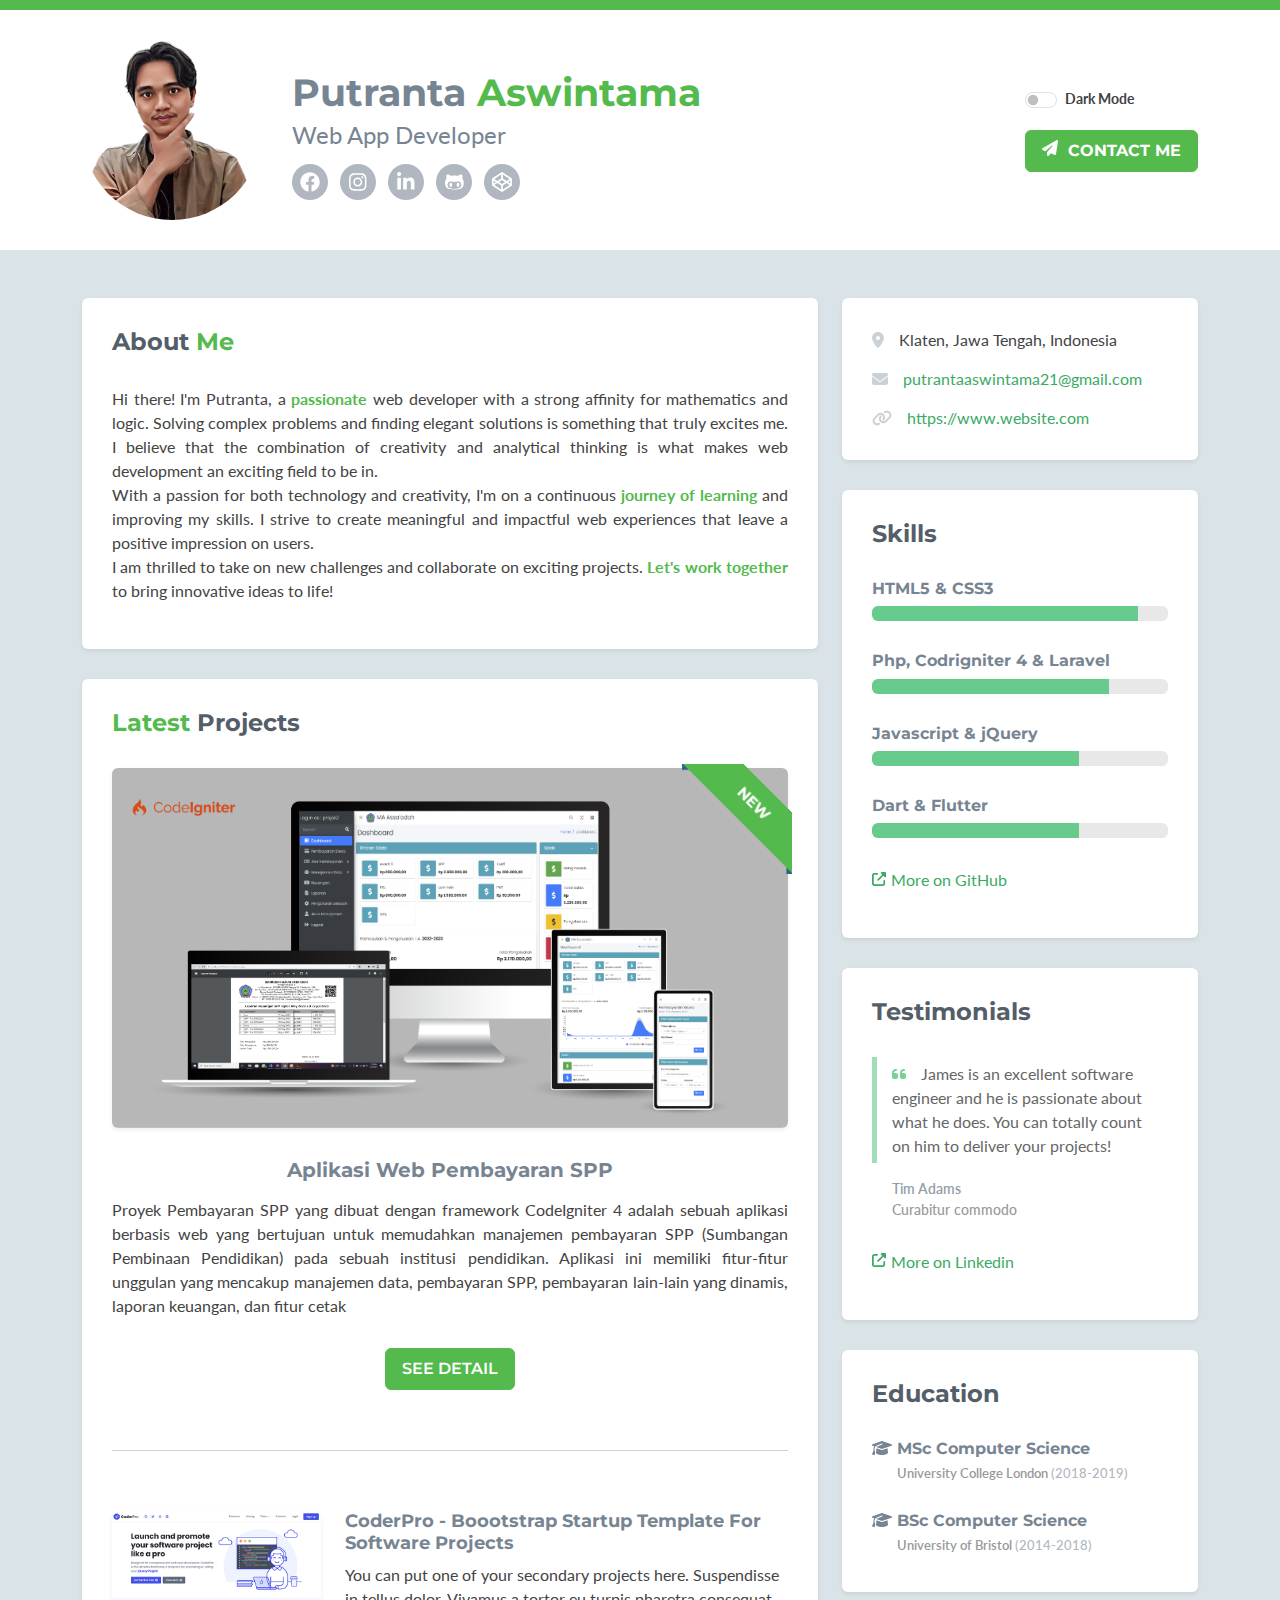
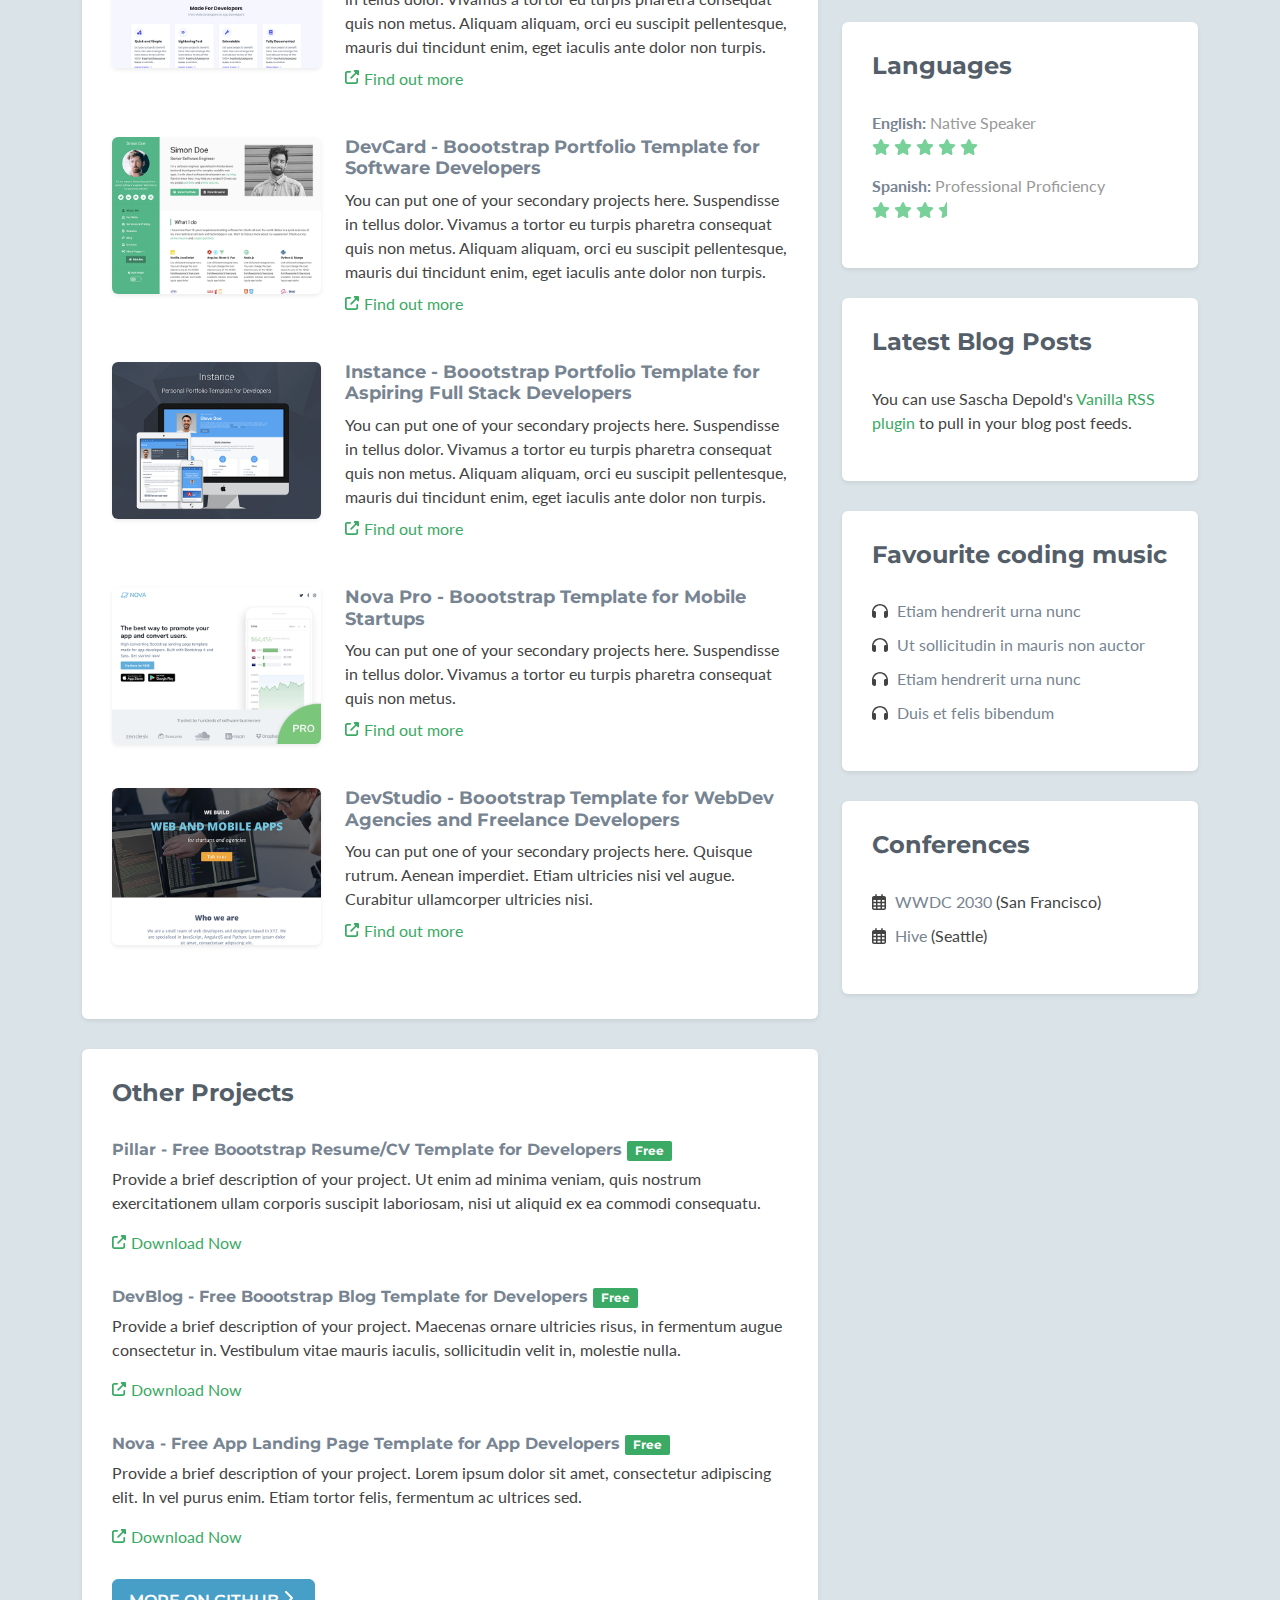
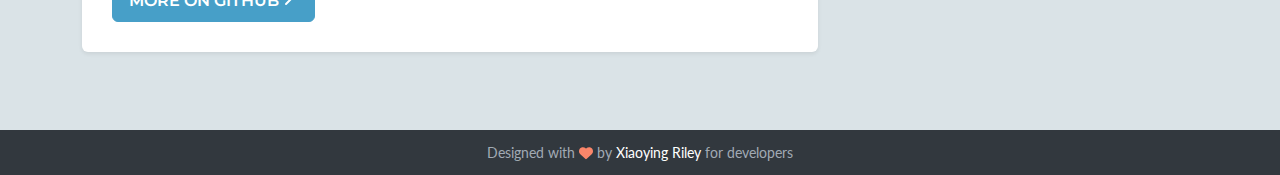
<file: index.html>
<!DOCTYPE html>
<html lang="en">

<head>
    <title>Putranta Portofolio</title>
    <!-- Meta -->
    <meta charset="utf-8">
    <meta http-equiv="X-UA-Compatible" content="IE=edge">
    <meta name="viewport" content="width=device-width, initial-scale=1.0">
    <meta name="description" content="Boootstrap Portfolio/Resume Theme for Developers">
    <meta name="author" content="Xiaoying Riley at 3rd Wave Media">

    <link href='https://fonts.googleapis.com/css?family=Lato:300,400,300italic,400italic' rel='stylesheet'
        type='text/css'>
    <link href='https://fonts.googleapis.com/css?family=Montserrat:400,700' rel='stylesheet' type='text/css'>

    <!-- FontAwesome JS -->
    <script defer src="assets/fontawesome/js/all.js"></script>

    <!-- Global CSS -->
    <link rel="stylesheet" href="assets/plugins/bootstrap/css/bootstrap.min.css">

    <!-- Theme CSS -->
    <link id="theme-style" rel="stylesheet" href="assets/css/styles.css">
    <link rel="shortcut icon" href="assets/images/me2.png" />

</head>

<body>
    <!-- ******HEADER****** -->
    <header class="header ">
        <div class="container">

            <div class="row align-items-center isi">
                <div class="col">
                    <img style="width: 180px;" class="profile-image img-fluid float-start rounded-circle"
                        src="assets/images/me2.png" alt="profile image" />
                    <div class="profile-content">
                        <h1 class="name">Putranta <span class="judul1">Aswintama</span></h1>
                        <h2 class="desc">Web App Developer</h2>

                        <ul class="social list-inline">
                            <li class="list-inline-item litem"><a href="" target="_blank"><i
                                        class="fab fa-facebook"></i></a></li>
                            <li class="list-inline-item"><a href="" target="_blank"><i class="fab fa-instagram"></i></a>
                            </li>
                            <li class="list-inline-item"><a href=""><i class="fab fa-linkedin-in"
                                        target="_blank"></i></a></li>
                            <li class="list-inline-item"><a href="" target="_blank"><i
                                        class="fab fa-github-alt"></i></a></li>
                            <li class="list-inline-item last-item"><a href="#" target="_blank"><i
                                        class="fab fa-codepen"></i></a>
                            </li>
                        </ul>
                    </div><!--//profile-->
                </div><!--//col-->
                <div class="col-12 col-md-auto">
                    <div class="dark-mode-switch d-flex">
                        <div class="form-check form-switch mx-auto mx-md-0">
                            <input type="checkbox" class="form-check-input me-2" id="darkSwitch" />
                            <label class="custom-control-label" for="darkSwitch">Dark Mode</label>
                        </div>
                    </div><!--//dark-mode-switch-->
                    <a class="btn btn-cta-primary" href="" target="_blank"><i class="fas fa-paper-plane"></i> Contact
                        Me</a>
                </div><!--//col-->
            </div><!--//row-->

        </div><!--//container-->
    </header><!--//header-->

    <div class="container sections-wrapper py-5">
        <div class="row">
            <div class="primary col-lg-8 col-12">
                <section class="about section">
                    <div class="section-inner shadow-sm rounded">
                        <h2 class="heading">About <span class="judul">Me</span></h2>
                        <div class="content">
                            <p class="text-justify"> Hi there! I'm Putranta, a <strong
                                    class="text-warna">passionate</strong> web developer
                                with a strong affinity for
                                mathematics and logic. Solving complex problems and finding elegant solutions is
                                something that truly excites me. I believe that the combination of creativity and
                                analytical thinking is what makes web development an exciting field to be in.<br>

                                With a passion for both technology and creativity, I'm on a continuous <strong
                                    class="text-warna">journey of
                                    learning</strong> and improving my skills. I strive to create meaningful and
                                impactful web
                                experiences that leave a positive impression on users.<br>

                                I am thrilled to take on new challenges and collaborate on exciting projects. <strong
                                    class="text-warna">Let's work
                                    together</strong> to bring innovative ideas to life!
                            </p>

                        </div><!--//content-->
                    </div><!--//section-inner-->
                </section><!--//section-->

                <section class="latest section">
                    <div class="section-inner shadow-sm rounded">
                        <h2 class="heading"><span class="judul">Latest</span> Projects</h2>
                        <div class="content">

                            <div class="item featured text-center">

                                <div class="featured-image has-ribbon">
                                    <a href="detail-projekspp.html" target="_blank">
                                        <img class="img-fluid project-image rounded shadow-sm"
                                            src="assets/images/projects/projectspp.png" alt="project name" />
                                    </a>
                                    <div class="ribbon">
                                        <div class="text">New</div>
                                    </div>
                                </div>

                                <h3 class="title mb-3"><a href="detail-projekspp.html" target="_blank">Aplikasi Web
                                        Pembayaran
                                        SPP</a>
                                </h3>

                                <div class="desc text-start">
                                    <p class="text-justify">Proyek Pembayaran SPP yang dibuat dengan framework
                                        CodeIgniter 4 adalah sebuah
                                        aplikasi berbasis web yang bertujuan untuk memudahkan manajemen pembayaran SPP
                                        (Sumbangan Pembinaan Pendidikan) pada sebuah institusi pendidikan. Aplikasi ini
                                        memiliki fitur-fitur unggulan yang mencakup manajemen data, pembayaran SPP,
                                        pembayaran lain-lain yang dinamis, laporan keuangan, dan fitur cetak</p>
                                </div><!--//desc-->
                                <a class="btn btn-cta-primary" href="detail-projekspp.html" target="_blank">See
                                    Detail</a>
                            </div><!--//item-->
                            <hr class="divider" />
                            <div class="item row">
                                <a class="col-md-4 col-12"
                                    href="https://themes.3rdwavemedia.com/bootstrap-templates/startup/coderpro-bootstrap-4-startup-template-for-software-projects/"
                                    target="_blank">
                                    <img class="img-fluid project-image rounded shadow-sm"
                                        src="assets/images/projects/project-1.png" alt="project name" />
                                </a>
                                <div class="desc col-md-8 col-12">
                                    <h3 class="title"><a
                                            href="https://themes.3rdwavemedia.com/bootstrap-templates/startup/coderpro-bootstrap-4-startup-template-for-software-projects/"
                                            target="_blank">CoderPro - Boootstrap Startup Template For Software
                                            Projects</a></h3>
                                    <p class="mb-2">You can put one of your secondary projects here. Suspendisse in
                                        tellus dolor. Vivamus a tortor eu turpis pharetra consequat quis non metus.
                                        Aliquam aliquam, orci eu suscipit pellentesque, mauris dui tincidunt enim, eget
                                        iaculis ante dolor non turpis.</p>
                                    <p><a class="more-link"
                                            href="https://themes.3rdwavemedia.com/bootstrap-templates/startup/coderpro-bootstrap-4-startup-template-for-software-projects/"
                                            target="_blank"><i class="fas fa-external-link-alt"></i>Find out more</a>
                                    </p>
                                </div><!--//desc-->
                            </div><!--//item-->

                            <div class="item row">
                                <a class="col-md-4 col-12"
                                    href="https://themes.3rdwavemedia.com/bootstrap-templates/resume/devcard-bootstrap-4-vcard-portfolio-template-for-software-developers/"
                                    target="_blank">
                                    <img class="img-fluid project-image rounded shadow-sm"
                                        src="assets/images/projects/project-2.png" alt="project name" />
                                </a>
                                <div class="desc col-md-8 col-12">
                                    <h3 class="title"><a
                                            href="https://themes.3rdwavemedia.com/bootstrap-templates/resume/devcard-bootstrap-4-vcard-portfolio-template-for-software-developers/"
                                            target="_blank">DevCard - Boootstrap Portfolio Template for Software
                                            Developers</a></h3>
                                    <p class="mb-2">You can put one of your secondary projects here. Suspendisse in
                                        tellus dolor. Vivamus a tortor eu turpis pharetra consequat quis non metus.
                                        Aliquam aliquam, orci eu suscipit pellentesque, mauris dui tincidunt enim, eget
                                        iaculis ante dolor non turpis.</p>
                                    <p><a class="more-link"
                                            href="https://themes.3rdwavemedia.com/bootstrap-templates/resume/devcard-bootstrap-4-vcard-portfolio-template-for-software-developers/"
                                            target="_blank"><i class="fas fa-external-link-alt"></i>Find out more</a>
                                    </p>
                                </div><!--//desc-->
                            </div><!--//item-->

                            <div class="item row">
                                <a class="col-md-4 col-12"
                                    href="https://themes.3rdwavemedia.com/bootstrap-templates/resume/instance-bootstrap-portfolio-theme-for-developers/"
                                    target="_blank">
                                    <img class="img-fluid project-image rounded shadow-sm"
                                        src="assets/images/projects/project-3.png" alt="project name" />
                                </a>
                                <div class="desc col-md-8 col-12">
                                    <h3 class="title"><a
                                            href="https://themes.3rdwavemedia.com/bootstrap-templates/resume/instance-bootstrap-portfolio-theme-for-developers/"
                                            target="_blank">Instance - Boootstrap Portfolio Template for Aspiring Full
                                            Stack Developers</a></h3>
                                    <p class="mb-2">You can put one of your secondary projects here. Suspendisse in
                                        tellus dolor. Vivamus a tortor eu turpis pharetra consequat quis non metus.
                                        Aliquam aliquam, orci eu suscipit pellentesque, mauris dui tincidunt enim, eget
                                        iaculis ante dolor non turpis.</p>
                                    <p><a class="more-link"
                                            href="https://themes.3rdwavemedia.com/bootstrap-templates/resume/instance-bootstrap-portfolio-theme-for-developers/"
                                            target="_blank"><i class="fas fa-external-link-alt"></i>Find out more</a>
                                    </p>
                                </div><!--//desc-->
                            </div><!--//item-->

                            <div class="item row">
                                <a class="col-md-4 col-12"
                                    href="https://themes.3rdwavemedia.com/bootstrap-templates/startup/bootstrap-template-for-mobile-apps-nova-pro/"
                                    target="_blank">
                                    <img class="img-fluid project-image rounded shadow-sm"
                                        src="assets/images/projects/project-4.png" alt="project name" />
                                </a>
                                <div class="desc col-md-8 col-12">
                                    <h3 class="title"><a
                                            href="https://themes.3rdwavemedia.com/bootstrap-templates/startup/bootstrap-template-for-mobile-apps-nova-pro/"
                                            target="_blank">Nova Pro - Boootstrap Template for Mobile Startups</a></h3>
                                    <p class="mb-2">You can put one of your secondary projects here. Suspendisse in
                                        tellus dolor. Vivamus a tortor eu turpis pharetra consequat quis non metus.</p>
                                    <p><a class="more-link"
                                            href="https://themes.3rdwavemedia.com/bootstrap-templates/startup/bootstrap-template-for-mobile-apps-nova-pro/"
                                            target="_blank"><i class="fas fa-external-link-alt"></i>Find out more</a>
                                    </p>
                                </div><!--//desc-->
                            </div><!--//item-->
                            <div class="item row">
                                <a class="col-md-4 col-12"
                                    href="https://themes.3rdwavemedia.com/bootstrap-templates/startup/devstudio-bootstrap-theme-for-web-development-agencies-and-developers/"
                                    target="_blank">
                                    <img class="img-fluid project-image rounded shadow-sm"
                                        src="assets/images/projects/project-5.png" alt="project name" />
                                </a>
                                <div class="desc col-md-8 col-12">
                                    <h3 class="title"><a
                                            href="https://themes.3rdwavemedia.com/bootstrap-templates/startup/devstudio-bootstrap-theme-for-web-development-agencies-and-developers/"
                                            target="_blank">DevStudio - Boootstrap Template for WebDev Agencies and
                                            Freelance Developers</a></h3>
                                    <p class="mb-2"> You can put one of your secondary projects here. Quisque rutrum.
                                        Aenean imperdiet. Etiam ultricies nisi vel augue. Curabitur ullamcorper
                                        ultricies nisi.</p>
                                    <p><a class="more-link"
                                            href="https://themes.3rdwavemedia.com/bootstrap-templates/startup/devstudio-bootstrap-theme-for-web-development-agencies-and-developers/"
                                            target="_blank"><i class="fas fa-external-link-alt"></i>Find out more</a>
                                    </p>
                                </div><!--//desc-->
                            </div><!--//item-->

                        </div><!--//content-->
                    </div><!--//section-inner-->
                </section><!--//section-->

                <section class="projects section">
                    <div class="section-inner shadow-sm rounded">
                        <h2 class="heading">Other Projects</h2>
                        <div class="content">
                            <div class="item">
                                <h3 class="title"><a
                                        href="https://themes.3rdwavemedia.com/bootstrap-templates/resume/free-bootstrap4-resume-cv-template-for-developers-pillar/"
                                        target="_blank">Pillar - Free Boootstrap Resume/CV Template for Developers</a>
                                    <span class="badge badge-theme">Free</span>
                                </h3>
                                <p class="summary">Provide a brief description of your project. Ut enim ad minima
                                    veniam, quis nostrum exercitationem ullam corporis suscipit laboriosam, nisi ut
                                    aliquid ex ea commodi consequatu.</p>
                                <p><a class="more-link"
                                        href="https://themes.3rdwavemedia.com/bootstrap-templates/resume/free-bootstrap4-resume-cv-template-for-developers-pillar/"
                                        target="_blank"><i class="fas fa-external-link-alt"></i>Download Now</a></p>
                            </div><!--//item-->
                            <div class="item">
                                <h3 class="title"><a
                                        href="https://themes.3rdwavemedia.com/bootstrap-templates/speciality/devblog-free-bootstrap-4-blog-template-for-developers/"
                                        target="_blank">DevBlog - Free Boootstrap Blog Template for Developers</a> <span
                                        class="badge badge-theme">Free</span></h3>
                                <p class="summary">Provide a brief description of your project. Maecenas ornare
                                    ultricies risus, in fermentum augue consectetur in. Vestibulum vitae mauris iaculis,
                                    sollicitudin velit in, molestie nulla. </p>
                                <p><a class="more-link"
                                        href="https://themes.3rdwavemedia.com/bootstrap-templates/speciality/devblog-free-bootstrap-4-blog-template-for-developers/"
                                        target="_blank"><i class="fas fa-external-link-alt"></i>Download Now</a></p>
                            </div><!--//item-->
                            <div class="item">
                                <h3 class="title"><a
                                        href="https://themes.3rdwavemedia.com/bootstrap-templates/startup/nova-bootstrap-landing-page-template-for-mobile-apps/"
                                        target="_blank">Nova - Free App Landing Page Template for App Developers</a>
                                    <span class="badge badge-theme">Free</span>
                                </h3>
                                <p class="summary">Provide a brief description of your project. Lorem ipsum dolor sit
                                    amet, consectetur adipiscing elit. In vel purus enim. Etiam tortor felis, fermentum
                                    ac ultrices sed.</p>
                                <p><a class="more-link"
                                        href="https://themes.3rdwavemedia.com/bootstrap-templates/startup/nova-bootstrap-landing-page-template-for-mobile-apps/"
                                        target="_blank"><i class="fas fa-external-link-alt"></i>Download Now</a></p>
                            </div><!--//item-->

                            <a class="btn btn-cta-secondary" href="#">More on GitHub <i
                                    class="fas fa-chevron-right pt-1"></i></a>

                        </div><!--//content-->
                    </div><!--//section-inner-->
                </section><!--//section-->

            </div><!--//primary-->
            <div class="secondary col-lg-4 col-12">
                <aside class="info aside section">
                    <div class="section-inner shadow-sm rounded">
                        <h2 class="heading sr-only">Basic Information</h2>
                        <div class="content">
                            <ul class="list-unstyled">
                                <li><i class="fas fa-map-marker-alt"></i><span class="sr-only">Location:</span>Klaten,
                                    Jawa Tengah, Indonesia</li>
                                <li><i class="fas fa-envelope"></i><span class="sr-only">Email:</span><a
                                        href="#">putrantaaswintama21@gmail.com</a></li>
                                <li><i class="fas fa-link"></i><span class="sr-only">Website:</span><a
                                        href="#">https://www.website.com</a></li>
                            </ul>
                        </div><!--//content-->
                    </div><!--//section-inner-->
                </aside><!--//aside-->

                <aside class="skills aside section">
                    <div class="section-inner shadow-sm rounded">
                        <h2 class="heading">Skills</h2>
                        <div class="content">
                            <div class="skillset">
                                <div class="item">
                                    <h3 class="level-title">HTML5 &amp; CSS3</h3>
                                    <div class="level-bar progress">
                                        <div class="progress-bar level-bar-inner" role="progressbar" style="width: 90%"
                                            aria-valuenow="90" aria-valuemin="0" aria-valuemax="96"></div>
                                    </div><!--//level-bar-->
                                </div><!--//item-->
                                <div class="item">
                                    <h3 class="level-title">Php, Codrigniter 4 &amp; Laravel </h3>
                                    <!-- <span class="level-label"
                                            data-bs-toggle="tooltip" data-bs-placement="left"
                                            title="You can use the tooltip to explain more about your skill level..."><i
                                                class="fas fa-info-circle"></i>Expert</span> -->
                                    <div class="level-bar progress">
                                        <div class="progress-bar level-bar-inner" role="progressbar" style="width: 80%"
                                            aria-valuenow="80" aria-valuemin="0" aria-valuemax="96"></div>
                                    </div><!--//level-bar-->
                                </div><!--//item-->

                                <div class="item">
                                    <h3 class="level-title">Javascript &amp; jQuery</h3>
                                    <div class="level-bar progress">
                                        <div class="progress-bar level-bar-inner" role="progressbar" style="width: 70%"
                                            aria-valuenow="70" aria-valuemin="0" aria-valuemax="94"></div>
                                    </div><!--//level-bar-->
                                </div><!--//item-->

                                <div class="item">
                                    <h3 class="level-title">Dart &amp; Flutter</h3>
                                    <div class="level-bar progress">
                                        <div class="progress-bar level-bar-inner" role="progressbar" style="width: 70%"
                                            aria-valuenow="70" aria-valuemin="0" aria-valuemax="96"></div>
                                    </div><!--//level-bar-->
                                </div><!--//item-->

                                <p><a class="more-link" href="#"><i class="fas fa-external-link-alt"></i>More on
                                        GitHub</a></p>
                            </div>
                        </div><!--//content-->
                    </div><!--//section-inner-->
                </aside><!--//section-->

                <aside class="testimonials aside section">
                    <div class="section-inner shadow-sm rounded">
                        <h2 class="heading">Testimonials</h2>
                        <div class="content">
                            <div class="item">
                                <blockquote class="quote">
                                    <p><i class="fas fa-quote-left"></i>James is an excellent software engineer and he
                                        is passionate about what he does. You can totally count on him to deliver your
                                        projects!</p>
                                </blockquote>
                                <p class="source"><span class="name">Tim Adams</span><br /><span class="title">Curabitur
                                        commodo</span></p>
                            </div><!--//item-->

                            <p><a class="more-link" href="#"><i class="fas fa-external-link-alt"></i>More on
                                    Linkedin</a></p>

                        </div><!--//content-->
                    </div><!--//section-inner-->
                </aside><!--//section-->

                <aside class="education aside section">
                    <div class="section-inner shadow-sm rounded">
                        <h2 class="heading">Education</h2>
                        <div class="content">
                            <div class="item">
                                <h3 class="title"><i class="fas fa-graduation-cap"></i> MSc Computer Science</h3>
                                <h4 class="university">University College London <span class="year">(2018-2019)</span>
                                </h4>
                            </div><!--//item-->
                            <div class="item">
                                <h3 class="title"><i class="fas fa-graduation-cap"></i> BSc Computer Science</h3>
                                <h4 class="university">University of Bristol <span class="year">(2014-2018)</span></h4>
                            </div><!--//item-->
                        </div><!--//content-->
                    </div><!--//section-inner-->
                </aside><!--//section-->

                <aside class="languages aside section">
                    <div class="section-inner shadow-sm rounded">
                        <h2 class="heading">Languages</h2>
                        <div class="content">
                            <ul class="list-unstyled">
                                <li class="item">
                                    <span class="title"><strong>English:</strong></span>
                                    <span class="level">Native Speaker <br class="visible-xs" /><i
                                            class="fas fa-star"></i> <i class="fas fa-star"></i> <i
                                            class="fas fa-star"></i> <i class="fas fa-star"></i> <i
                                            class="fas fa-star"></i> </span>
                                </li><!--//item-->
                                <li class="item">
                                    <span class="title"><strong>Spanish:</strong></span>
                                    <span class="level">Professional Proficiency <br class="visible-sm visible-xs" /><i
                                            class="fas fa-star"></i> <i class="fas fa-star"></i> <i
                                            class="fas fa-star"></i> <i class="fas fa-star-half"></i></span>
                                </li><!--//item-->
                            </ul>
                        </div><!--//content-->
                    </div><!--//section-inner-->
                </aside><!--//section-->

                <aside class="blog aside section">
                    <div class="section-inner shadow-sm rounded">
                        <h2 class="heading">Latest Blog Posts</h2>
                        <p>You can use Sascha Depold's <a href="#" target="_blank">Vanilla RSS plugin</a> to pull in
                            your blog post feeds.</p>
                        <div id="rss-feeds" class="content">

                        </div><!--//content-->
                    </div><!--//section-inner-->
                </aside><!--//section-->

                <aside class="list music aside section">
                    <div class="section-inner shadow-sm rounded">
                        <h2 class="heading">Favourite coding music</h2>
                        <div class="content">
                            <ul class="list-unstyled">
                                <li><i class="fas fa-headphones"></i> <a href="#">Etiam hendrerit urna nunc</a></li>
                                <li><i class="fas fa-headphones"></i> <a href="#">Ut sollicitudin in mauris non
                                        auctor</a></li>
                                <li><i class="fas fa-headphones"></i> <a href="#">Etiam hendrerit urna nunc</a></li>
                                <li><i class="fas fa-headphones"></i> <a href="#">Duis et felis bibendum</a></li>
                            </ul>
                        </div><!--//content-->
                    </div><!--//section-inner-->
                </aside><!--//section-->

                <aside class="list conferences aside section">
                    <div class="section-inner shadow-sm rounded">
                        <h2 class="heading">Conferences</h2>
                        <div class="content">
                            <ul class="list-unstyled">
                                <li><i class="far fa-calendar-alt"></i> <a href="#" target="_blank">WWDC 2030</a> (San
                                    Francisco)</li>
                                <li><i class="far fa-calendar-alt"></i> <a href="#">Hive</a> (Seattle)</li>
                            </ul>
                        </div><!--//content-->
                    </div><!--//section-inner-->
                </aside><!--//section-->


            </div><!--//secondary-->
        </div><!--//row-->
    </div><!--//masonry-->

    <!-- ******FOOTER****** -->
    <footer class="footer">
        <div class="container text-center">
            <!--/* This template is free as long as you keep the attribution link below. Thank you for your support. :) If you'd like to use the template without the attribution, you can buy the commercial license via our website: themes.3rdwavemedia.com */-->
            <small class="copyright">Designed with <span class="sr-only">love</span><i class="fas fa-heart"></i> by <a
                    href="https://themes.3rdwavemedia.com" target="_blank">Xiaoying Riley</a> for developers</small>
        </div><!--//container-->
    </footer><!--//footer-->

    <!-- Javascript -->
    <script type="text/javascript" src="assets/plugins/popper.min.js"></script>
    <script type="text/javascript" src="assets/plugins/bootstrap/js/bootstrap.min.js"></script>
    <script type="text/javascript" src="assets/plugins/dark-mode-switch/dark-mode-switch.min.js"></script>
    <!-- custom js -->
    <script type="text/javascript" src="assets/js/main.js"></script>


</body>

</html>
</file>
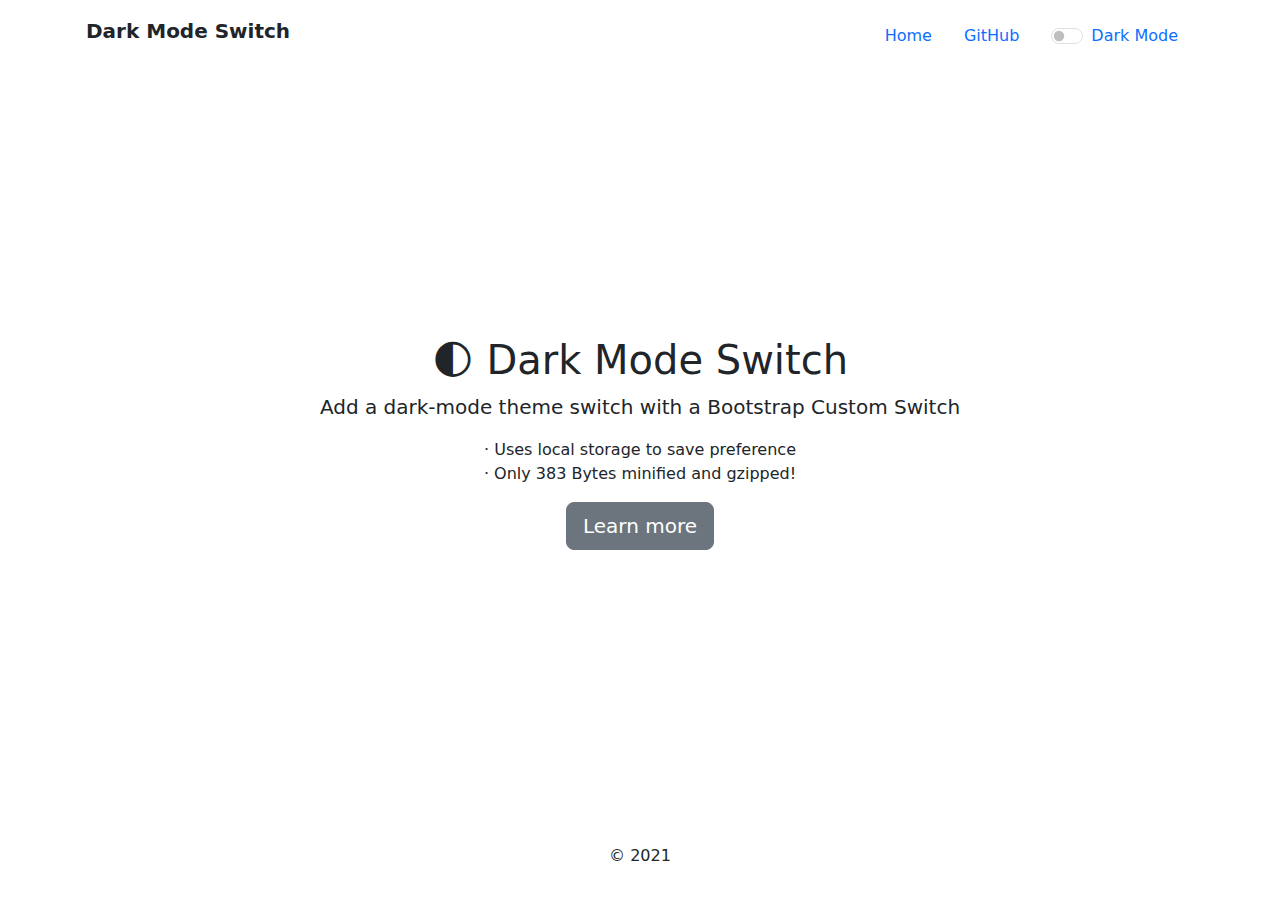
<file: assets/plugins/dark-mode-switch/index.html>
<!doctype html>
<html lang="en" class="h-100">

<head>
  <meta charset="utf-8">
  <meta http-equiv="x-ua-compatible" content="ie=edge">
  <meta name="viewport" content="width=device-width, initial-scale=1">
  <title>Dark Mode Switch</title>
  <meta name="description" content="Add a dark-mode theme toggle with a Bootstrap Custom Switch">

  <link rel="icon"
    href="data:image/svg+xml,<svg xmlns=%22http://www.w3.org/2000/svg%22 viewBox=%220 0 100 100%22><text y=%22.9em%22 font-size=%2280%22>🌓</text></svg>">
  
  <meta property="og:site_name" content="GitHub">
  <meta property="og:image"
    content="https://repository-images.githubusercontent.com/194995309/38db8f80-9db7-11e9-998f-43f2a26d9e0b">
  <meta property="og:title" content="dark-mode-switch">
  <meta property="og:description" content="Add a dark-mode theme toggle with a Bootstrap Custom Switch">
  <meta property="og:url" content="https://coliff.github.io/dark-mode-switch/">
  <link rel="author" href="https://christianoliff.com/">
  <meta name="twitter:creator" content="@christianoliff">
  <meta name="monetization" content="$ilp.uphold.com/Epqzn3YGr2MB">

  <link rel="stylesheet" href="https://cdn.jsdelivr.net/npm/bootstrap@5/dist/css/bootstrap.min.css">

  <!-- IE 11 polyfill for CSS and Custom Properties -->
  <script
    nomodule>window.MSInputMethodContext && document.documentMode && document.write('<link rel="stylesheet" href="https://cdn.jsdelivr.net/npm/bootstrap-ie11@5/css/bootstrap-ie11.min.css"><script src="https://cdn.jsdelivr.net/npm/ie11-custom-properties@4/ie11CustomProperties.min.js"><\/script>');</script>

  <link rel="stylesheet" href="dark-mode.css">

</head>

<body class="bg-white text-center d-flex h-100">

  <div class="container d-flex p-3 mx-auto w-100 flex-column">
    <header class="mb-auto">
      <div class="float-md-start fw-bold fs-5">Dark Mode Switch</div>
      <nav class="nav justify-content-center float-md-end">
        <a class="nav-link active" href="https://coliff.github.io/dark-mode-switch/">Home</a>
        <a class="nav-link" href="https://github.com/coliff/dark-mode-switch" target="_blank">GitHub</a>
        <div class="nav-link">

          <div class="form-check form-switch">
            <input type="checkbox" class="form-check-input" id="darkSwitch">
            <label class="custom-control-label" for="darkSwitch">Dark Mode</label>
          </div>
          <script src="dark-mode-switch.min.js"></script>

        </div>
      </nav>
    </header>

    <main role="main">
      <h1>🌓 Dark Mode Switch</h1>
      <p class="lead">Add a dark-mode theme switch with a Bootstrap Custom Switch</p>
      <ul class="list-unstyled">
        <li>&middot; Uses local storage to save preference</li>
        <li>&middot; Only 383 Bytes minified and gzipped!</li>
      </ul>
      <p>
        <a href="https://github.com/coliff/dark-mode-switch" target="_blank" rel="noopener"
          class="btn btn-lg btn-secondary">
          Learn more
        </a>
      </p>
    </main>

    <footer class="mt-auto">
      <p>&copy; 2021</p>
    </footer>

  </div>
</body>

</html>
</file>
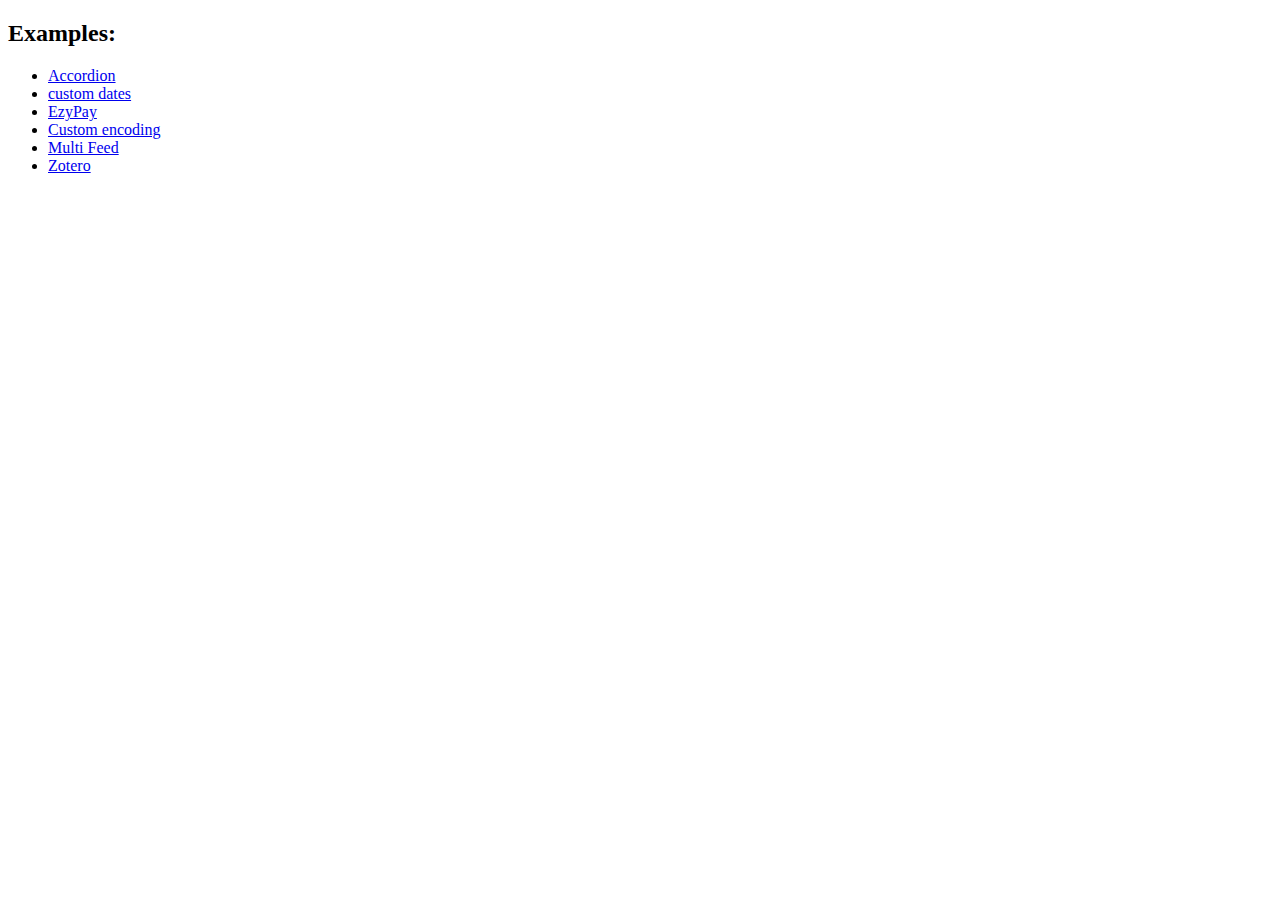
<file: assets/plugins/vanilla-rss/index.html>
<!DOCTYPE html>
<html>
  <head>
    <title>vanilla-rss</title>
  </head>
  <body>
    <div>
      <h2>Examples:</h2>
      <ul>
        <li><a href="examples/accordion.html">Accordion</a></li>
        <li><a href="examples/custom-dates.html">custom dates</a></li>
        <li><a href="examples/ezypay.html">EzyPay</a></li>
        <li><a href="examples/ISO-8859-1.html">Custom encoding</a></li>
        <li><a href="examples/multi-feed.html">Multi Feed</a></li>
        <li><a href="examples/zotero.html">Zotero</a></li>
      </ul>
    </div>
  </body>
</html>
</file>
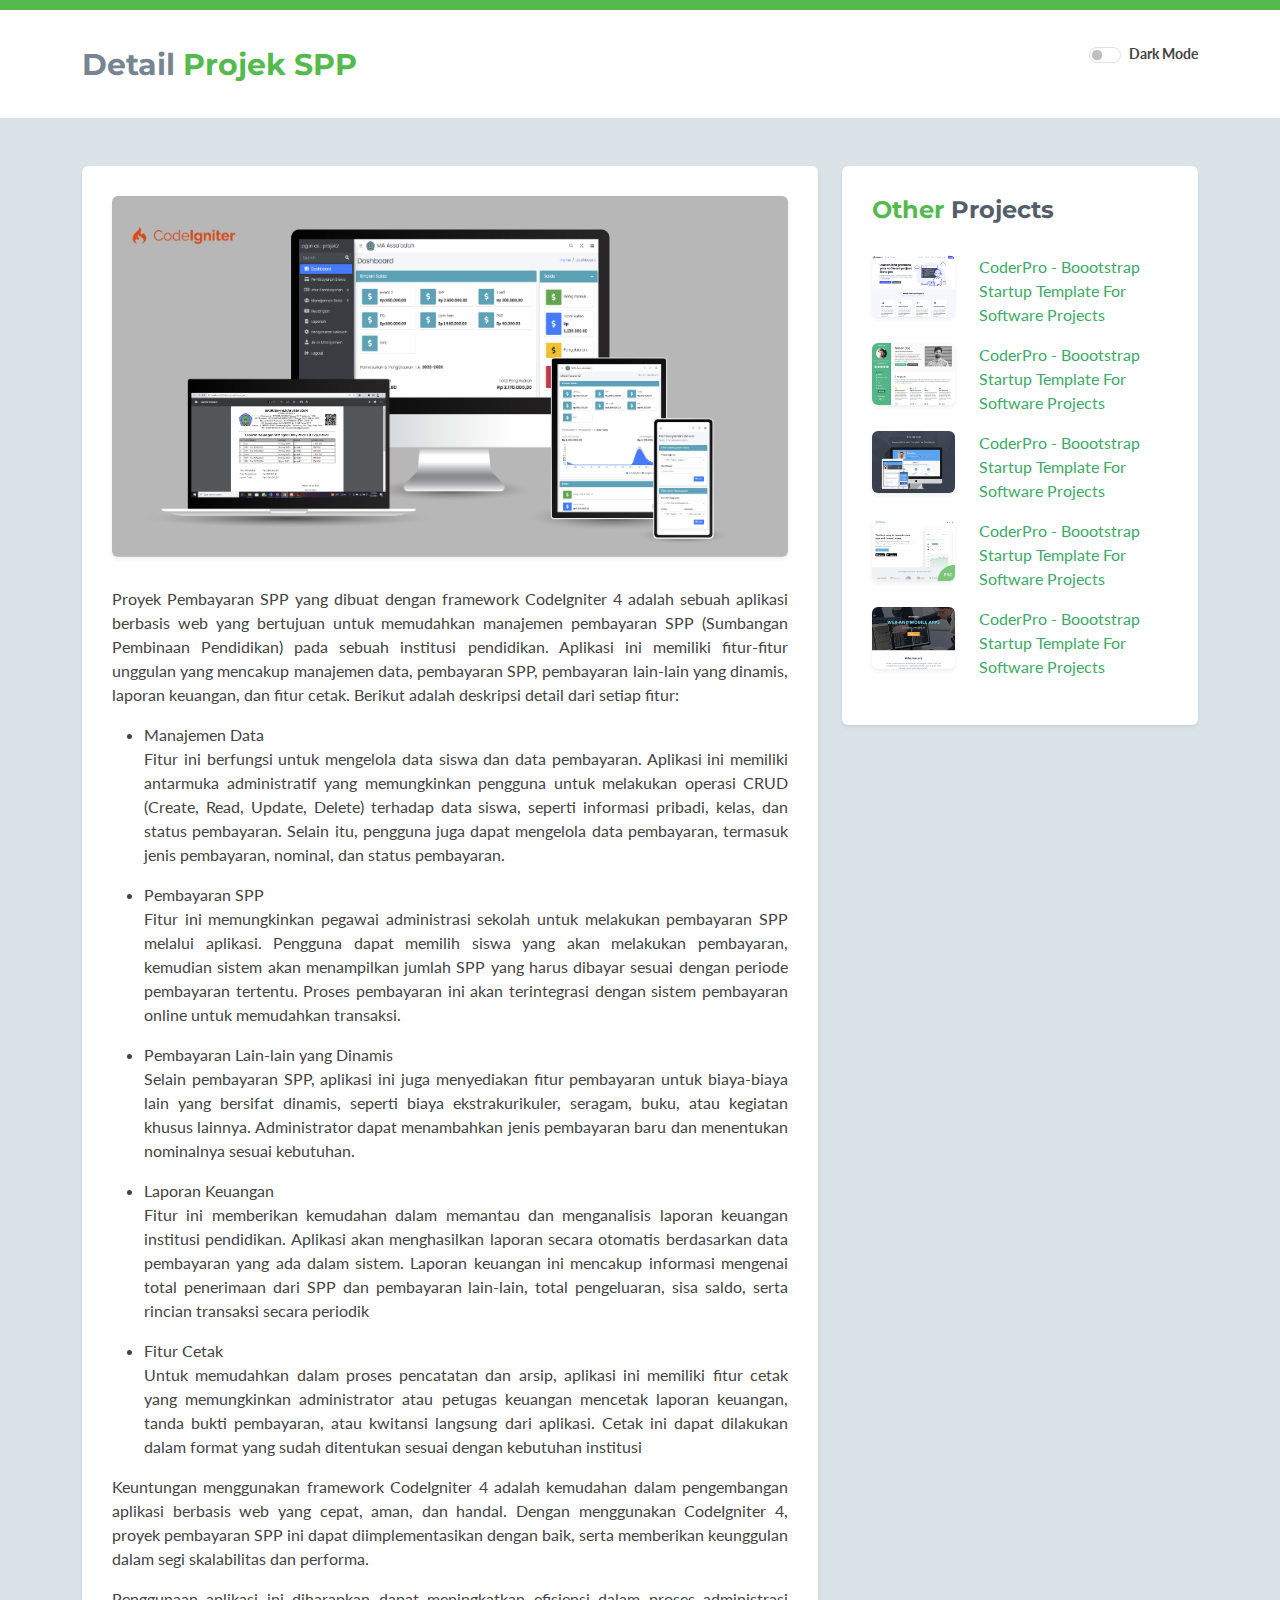
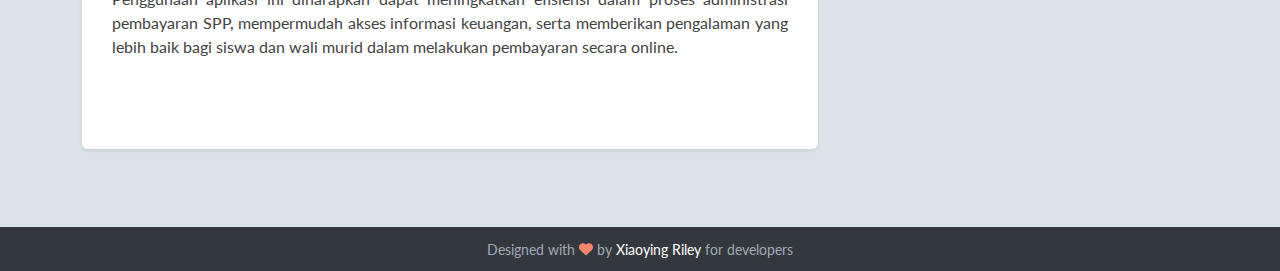
<file: detail-projekspp.html>
<!DOCTYPE html>
<html lang="en">

<head>
    <title>Detail Projek SPP</title>
    <!-- Meta -->
    <meta charset="utf-8">
    <meta http-equiv="X-UA-Compatible" content="IE=edge">
    <meta name="viewport" content="width=device-width, initial-scale=1.0">
    <meta name="description" content="Boootstrap Portfolio/Resume Theme for Developers">
    <meta name="author" content="Xiaoying Riley at 3rd Wave Media">

    <link href='https://fonts.googleapis.com/css?family=Lato:300,400,300italic,400italic' rel='stylesheet'
        type='text/css'>
    <link href='https://fonts.googleapis.com/css?family=Montserrat:400,700' rel='stylesheet' type='text/css'>

    <!-- FontAwesome JS -->
    <script defer src="assets/fontawesome/js/all.js"></script>

    <!-- Global CSS -->
    <link rel="stylesheet" href="assets/plugins/bootstrap/css/bootstrap.min.css">

    <!-- Theme CSS -->
    <link id="theme-style" rel="stylesheet" href="assets/css/styles.css">
    <link rel="shortcut icon" href="assets/images/me2.png" />

</head>

<body>
    <!-- ******HEADER****** -->
    <header class="header ">
        <div class="container">
            <div class="row align-items-center isi">
                <div class="col">
                    <div class="profile-content">
                        <h2 class="name-detail" style="font-size: 30px;">Detail <span class="judul1"
                                style="font-size: 30px;">Projek SPP</span></h2>
                    </div><!--//profile-->
                </div>
                <div class="col-12 col-md-auto">
                    <div class="dark-mode-switch d-flex">
                        <div class="form-check form-switch mx-auto mx-md-0">
                            <input type="checkbox" class="form-check-input me-2" id="darkSwitch" />
                            <label class="custom-control-label" for="darkSwitch">Dark Mode</label>
                        </div>
                    </div><!--//dark-mode-switch-->
                </div><!--//col-->
            </div><!--//row-->

        </div><!--//container-->
    </header><!--//header-->

    <div class="container sections-wrapper py-5">
        <div class="row">
            <div class="primary col-lg-8 col-12">
                <section class="latest section">
                    <div class="section-inner shadow-sm rounded">
                        <div class="content">

                            <div class="item featured text-center">
                                <div class="featured-image">
                                    <img class="img-fluid project-image rounded shadow-sm"
                                        src="assets/images/projects/projectspp.png" alt="project name" />
                                </div>
                                <div class="desc text-start">
                                    <p class="text-justify">Proyek Pembayaran SPP yang dibuat dengan framework
                                        CodeIgniter 4
                                        adalah sebuah
                                        aplikasi berbasis web yang bertujuan untuk memudahkan manajemen pembayaran SPP
                                        (Sumbangan Pembinaan Pendidikan) pada sebuah institusi pendidikan. Aplikasi ini
                                        memiliki fitur-fitur unggulan yang mencakup manajemen data, pembayaran SPP,
                                        pembayaran lain-lain yang dinamis, laporan keuangan, dan fitur cetak. Berikut
                                        adalah
                                        deskripsi detail dari setiap fitur:</p>
                                    <ul>
                                        <li>Manajemen Data</li>
                                        <p class="text-justify">Fitur ini berfungsi untuk mengelola data siswa dan data
                                            pembayaran. Aplikasi ini
                                            memiliki antarmuka administratif yang memungkinkan pengguna untuk melakukan
                                            operasi
                                            CRUD (Create, Read, Update, Delete) terhadap data siswa, seperti informasi
                                            pribadi,
                                            kelas, dan status pembayaran. Selain itu, pengguna juga dapat mengelola data
                                            pembayaran, termasuk jenis pembayaran, nominal, dan status pembayaran.</p>
                                        <li>Pembayaran SPP</li>
                                        <p class="text-justify">Fitur ini memungkinkan pegawai administrasi sekolah
                                            untuk
                                            melakukan
                                            pembayaran SPP melalui aplikasi. Pengguna dapat memilih siswa yang akan
                                            melakukan
                                            pembayaran, kemudian sistem akan menampilkan jumlah SPP yang harus dibayar
                                            sesuai
                                            dengan periode pembayaran tertentu. Proses pembayaran ini akan terintegrasi
                                            dengan
                                            sistem pembayaran online untuk memudahkan transaksi.
                                        </p>
                                        <li>Pembayaran Lain-lain yang Dinamis</li>
                                        <p class="text-justify">Selain pembayaran SPP, aplikasi ini juga menyediakan
                                            fitur
                                            pembayaran untuk
                                            biaya-biaya lain yang bersifat dinamis, seperti biaya ekstrakurikuler,
                                            seragam,
                                            buku, atau kegiatan khusus lainnya. Administrator dapat menambahkan jenis
                                            pembayaran
                                            baru dan menentukan nominalnya sesuai kebutuhan.</p>
                                        <li>Laporan Keuangan</li>
                                        <p class="text-justify">Fitur ini memberikan kemudahan dalam memantau dan
                                            menganalisis
                                            laporan keuangan
                                            institusi pendidikan. Aplikasi akan menghasilkan laporan secara otomatis
                                            berdasarkan
                                            data pembayaran yang ada dalam sistem. Laporan keuangan ini mencakup
                                            informasi
                                            mengenai total penerimaan dari SPP dan pembayaran lain-lain, total
                                            pengeluaran, sisa
                                            saldo, serta rincian transaksi secara periodik</p>
                                        <li>Fitur Cetak</li>
                                        <p class="text-justify">Untuk memudahkan dalam proses pencatatan dan arsip,
                                            aplikasi ini
                                            memiliki fitur cetak
                                            yang memungkinkan administrator atau petugas keuangan mencetak laporan
                                            keuangan,
                                            tanda bukti pembayaran, atau kwitansi langsung dari aplikasi. Cetak ini
                                            dapat
                                            dilakukan dalam format yang sudah ditentukan sesuai dengan kebutuhan
                                            institusi</p>
                                    </ul>
                                    <p class="text-justify">
                                        Keuntungan menggunakan framework CodeIgniter 4 adalah kemudahan dalam
                                        pengembangan
                                        aplikasi berbasis web yang cepat, aman, dan handal. Dengan menggunakan
                                        CodeIgniter 4,
                                        proyek pembayaran SPP ini dapat diimplementasikan dengan baik, serta memberikan
                                        keunggulan dalam segi skalabilitas dan performa.
                                    </p>
                                    <p class="text-justify">
                                        Penggunaan aplikasi ini diharapkan dapat meningkatkan efisiensi dalam proses
                                        administrasi pembayaran SPP, mempermudah akses informasi keuangan, serta
                                        memberikan
                                        pengalaman yang lebih baik bagi siswa dan wali murid dalam melakukan pembayaran
                                        secara
                                        online.
                                    </p>
                                </div><!--//desc-->
                            </div><!--//item-->
                        </div><!--//content-->
                    </div><!--//section-inner-->
                </section><!--//section-->
            </div>
            <div class="secondary col-lg-4 col-12">
                <aside class="info aside section">
                    <div class="section-inner shadow-sm rounded">
                        <h2 class="heading"><span class="judul">Other</span> Projects</h2>
                        <div class="content">

                            <div class="item row mb-3">
                                <a class="col-4 " href="" target="_blank">
                                    <img class="img-fluid project-image rounded shadow-sm"
                                        src="assets/images/projects/project-1.png" alt="project name" />
                                </a>
                                <div class="desc col-8 ">
                                    <a href="" target="_blank">CoderPro - Boootstrap Startup Template
                                        For Software Projects</a>
                                </div><!--//desc-->
                            </div><!--//item-->
                            <div class="item row mb-3">
                                <a class="col-4 " href="" target="_blank">
                                    <img class="img-fluid project-image rounded shadow-sm"
                                        src="assets/images/projects/project-2.png" alt="project name" />
                                </a>
                                <div class="desc col-8 ">
                                    <a href="" target="_blank">CoderPro - Boootstrap Startup Template
                                        For Software Projects</a>
                                </div><!--//desc-->
                            </div><!--//item-->
                            <div class="item row mb-3">
                                <a class="col-4 " href="" target="_blank">
                                    <img class="img-fluid project-image rounded shadow-sm"
                                        src="assets/images/projects/project-3.png" alt="project name" />
                                </a>
                                <div class="desc col-8 ">
                                    <a href="" target="_blank">CoderPro - Boootstrap Startup Template
                                        For Software Projects</a>
                                </div><!--//desc-->
                            </div><!--//item-->
                            <div class="item row mb-3">
                                <a class="col-4 " href="" target="_blank">
                                    <img class="img-fluid project-image rounded shadow-sm"
                                        src="assets/images/projects/project-4.png" alt="project name" />
                                </a>
                                <div class="desc col-8 ">
                                    <a href="" target="_blank">CoderPro - Boootstrap Startup Template
                                        For Software Projects</a>
                                </div><!--//desc-->
                            </div><!--//item-->
                            <div class="item row mb-3">
                                <a class="col-4 " href="" target="_blank">
                                    <img class="img-fluid project-image rounded shadow-sm"
                                        src="assets/images/projects/project-5.png" alt="project name" />
                                </a>
                                <div class="desc col-8 ">
                                    <a href="" target="_blank">CoderPro - Boootstrap Startup Template
                                        For Software Projects</a>
                                </div><!--//desc-->
                            </div><!--//item-->



                        </div><!--//content-->
                    </div><!--//section-inner-->
                </aside><!--//aside-->
            </div>
        </div>
    </div><!--//masonry-->

    <!-- ******FOOTER****** -->
    <footer class="footer">
        <div class="container text-center">
            <!--/* This template is free as long as you keep the attribution link below. Thank you for your support. :) If you'd like to use the template without the attribution, you can buy the commercial license via our website: themes.3rdwavemedia.com */-->
            <small class="copyright">Designed with <span class="sr-only">love</span><i class="fas fa-heart"></i> by <a
                    href="https://themes.3rdwavemedia.com" target="_blank">Xiaoying Riley</a> for developers</small>
        </div><!--//container-->
    </footer><!--//footer-->

    <!-- Javascript -->
    <script type="text/javascript" src="assets/plugins/popper.min.js"></script>
    <script type="text/javascript" src="assets/plugins/bootstrap/js/bootstrap.min.js"></script>
    <script type="text/javascript" src="assets/plugins/dark-mode-switch/dark-mode-switch.min.js"></script>
    <!-- custom js -->
    <script type="text/javascript" src="assets/js/main.js"></script>


</body>

</html>
</file>
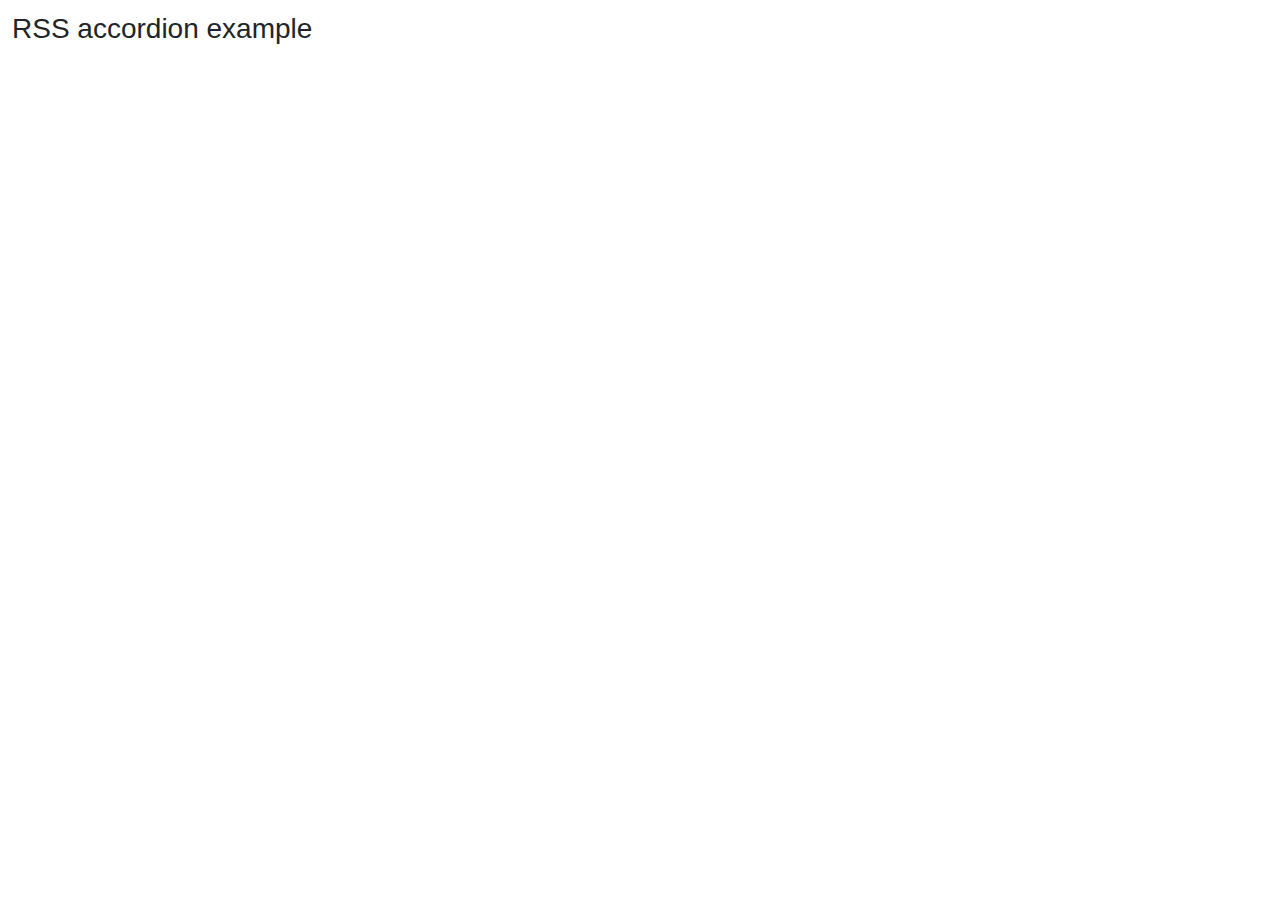
<file: assets/plugins/vanilla-rss/examples/accordion.html>
<!DOCTYPE html>
<html>
  <head>
    <title>RSS accordion example</title>

    <!-- Required meta tags -->
    <meta charset="utf-8" />
    <meta
      name="viewport"
      content="width=device-width, initial-scale=1, shrink-to-fit=no"
    />

    <!-- Bootstrap CSS -->
    <link
      rel="stylesheet"
      href="https://stackpath.bootstrapcdn.com/bootstrap/4.3.1/css/bootstrap.min.css"
    />

    <link rel="stylesheet" href="style.css" />
  </head>

  <body>
    <div>
      <h1>RSS accordion example</h1>
      <div id="rss-feeds"></div>
    </div>
    <script src="../dist/rss.global.min.js"></script>
    <script src="https://code.jquery.com/jquery-3.3.1.slim.min.js"></script>
    <script src="https://cdnjs.cloudflare.com/ajax/libs/popper.js/1.14.7/umd/popper.min.js"></script>
    <script src="https://stackpath.bootstrapcdn.com/bootstrap/4.3.1/js/bootstrap.min.js"></script>
    <script>
      window.onload = function() {
        const rss = new RSS(
          document.querySelector("#rss-feeds"),
          "https://partnernetwork.ebay.de/epn-blog?format=rss",
          {
            limit: 15,
            tokens: {
              showClass: (entry, tokens) => (tokens.index === 0 ? "show" : "")
            },
            layoutTemplate:
              '<div class="accordion" id="accordionExample">{entries}</div>',
            entryTemplate: `<div class="card">
              <div class="card-header" id="heading-{index}">
                <h2 class="mb-0">
                  <button class="btn btn-link" type="button" data-toggle="collapse" data-target="#collapse-{index}" aria-expanded="true" aria-controls="collapse-{index}">
                    {title}
                  </button>
                </h2>
              </div>
  
              <div id="collapse-{index}" class="collapse {showClass}" aria-labelledby="heading-{index}" data-parent="#accordionExample">
                <div class="card-body">
                  {bodyPlain}
                </div>
              </div>
            </div>`
          }
        );

        rss.render().then(() => console.log("cool"));
      };
    </script>
  </body>
</html>
</file>
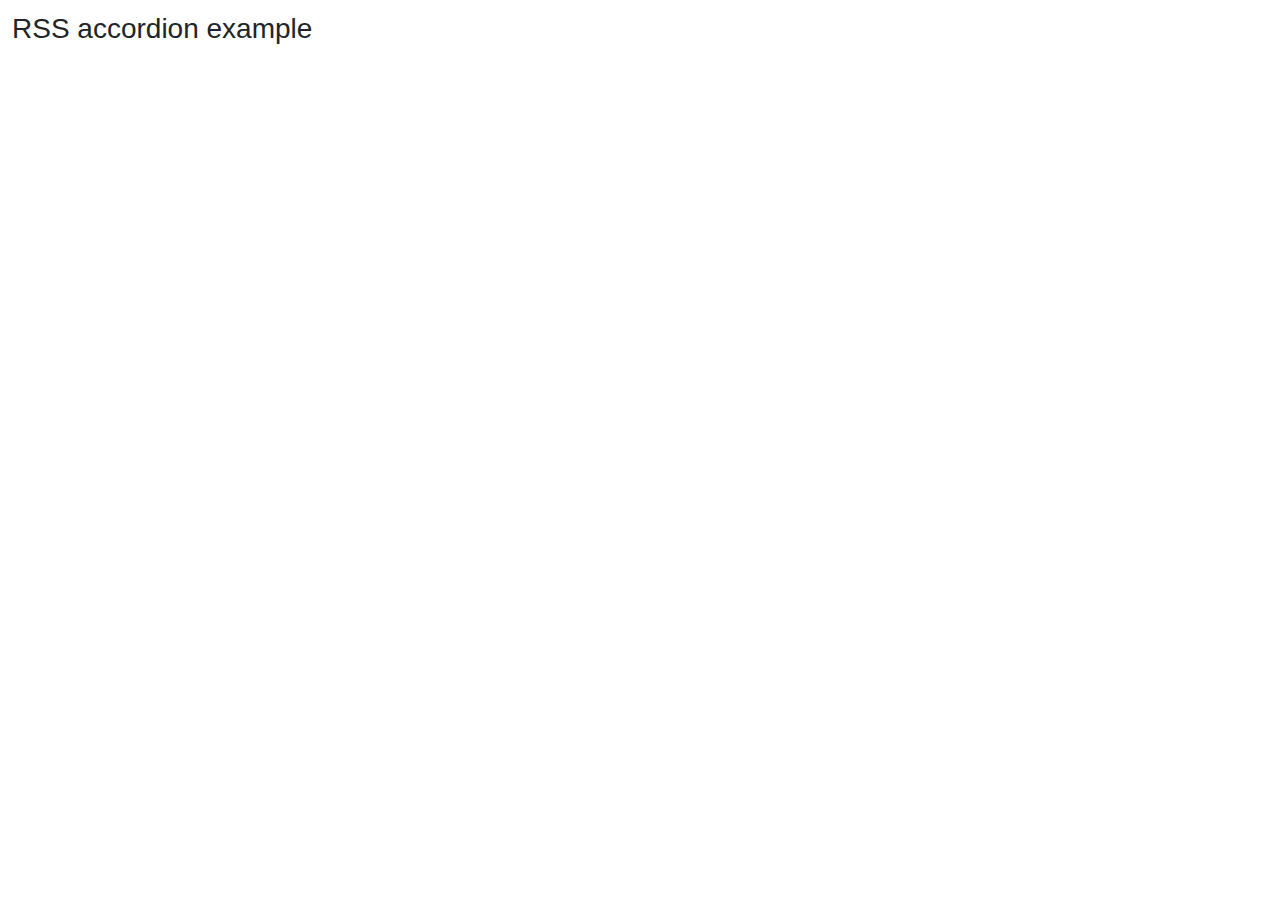
<file: assets/plugins/vanilla-rss/examples/ezypay.html>
<!DOCTYPE html>
<html>
  <head>
    <title>RSS ezypay example</title>

    <!-- Required meta tags -->
    <meta charset="utf-8" />
    <meta
      name="viewport"
      content="width=device-width, initial-scale=1, shrink-to-fit=no"
    />

    <!-- Bootstrap CSS -->
    <link
      rel="stylesheet"
      href="https://stackpath.bootstrapcdn.com/bootstrap/4.3.1/css/bootstrap.min.css"
    />

    <link rel="stylesheet" href="style.css" />
  </head>

  <body>
    <div>
      <h1>RSS accordion example</h1>
      <div id="rss-feeds"></div>
    </div>
    <script src="../dist/rss.global.min.js"></script>
    <script src="https://code.jquery.com/jquery-3.3.1.slim.min.js"></script>
    <script src="https://cdnjs.cloudflare.com/ajax/libs/popper.js/1.14.7/umd/popper.min.js"></script>
    <script src="https://stackpath.bootstrapcdn.com/bootstrap/4.3.1/js/bootstrap.min.js"></script>
    <script>
      window.onload = function() {
        const rss = new RSS(
          document.querySelector("#rss-feeds"),
          "http://www.ezypay.co.nz/feed",
          {
            limit: 15
          }
        );

        rss.render().then(() => console.log("cool"));
      };
    </script>
  </body>
</html>
</file>
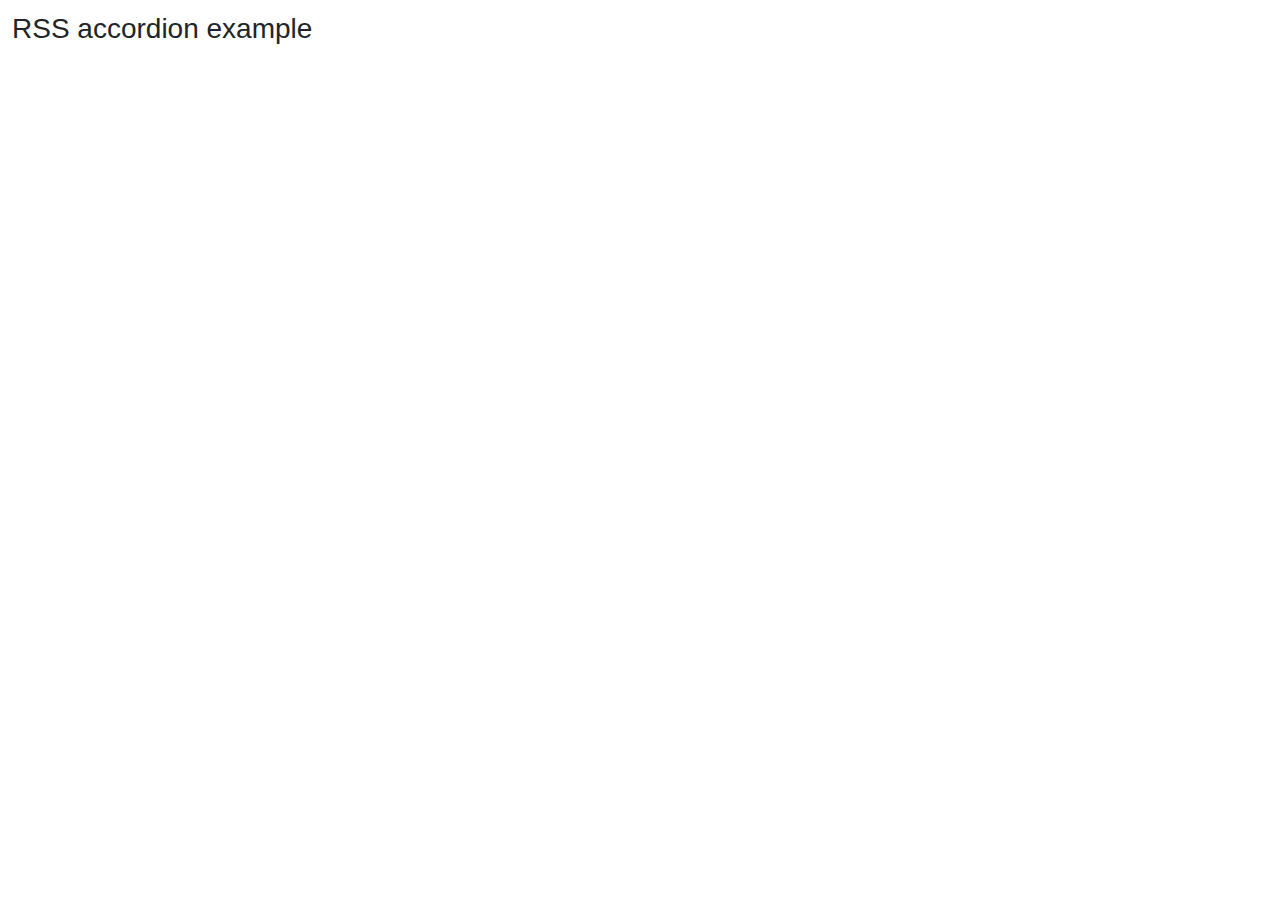
<file: assets/plugins/vanilla-rss/examples/ISO-8859-1.html>
<!DOCTYPE html>
<html>
  <head>
    <title>RSS accordion example</title>

    <!-- Required meta tags -->
    <meta charset="utf-8" />
    <meta
      name="viewport"
      content="width=device-width, initial-scale=1, shrink-to-fit=no"
    />

    <!-- Bootstrap CSS -->
    <link
      rel="stylesheet"
      href="https://stackpath.bootstrapcdn.com/bootstrap/4.3.1/css/bootstrap.min.css"
    />

    <link rel="stylesheet" href="style.css" />
  </head>

  <body>
    <div>
      <h1>RSS accordion example</h1>
      <div id="rss-feeds"></div>
    </div>
    <script src="../dist/rss.global.min.js"></script>
    <script src="https://code.jquery.com/jquery-3.3.1.slim.min.js"></script>
    <script src="https://cdnjs.cloudflare.com/ajax/libs/popper.js/1.14.7/umd/popper.min.js"></script>
    <script src="https://stackpath.bootstrapcdn.com/bootstrap/4.3.1/js/bootstrap.min.js"></script>
    <script>
      window.onload = function() {
        const rss = new RSS(
          document.querySelector("#rss-feeds"),
          "http://www.comicforum.de/external.php?type=rss2&forumids=36&lastpost=1",
          {
            encoding: "ISO-8859-1",
            limit: 15,
            tokens: {
              showClass: (entry, tokens) => (tokens.index === 0 ? "show" : "")
            },
            layoutTemplate:
              '<div class="accordion" id="accordionExample">{entries}</div>',
            entryTemplate: `<div class="card">
              <div class="card-header" id="heading-{index}">
                <h2 class="mb-0">
                  <button class="btn btn-link" type="button" data-toggle="collapse" data-target="#collapse-{index}" aria-expanded="true" aria-controls="collapse-{index}">
                    {title}
                  </button>
                </h2>
              </div>
  
              <div id="collapse-{index}" class="collapse {showClass}" aria-labelledby="heading-{index}" data-parent="#accordionExample">
                <div class="card-body">
                  {bodyPlain}
                </div>
              </div>
            </div>`
          }
        );

        rss.render().then(() => console.log("cool"));
      };
    </script>
  </body>
</html>
</file>
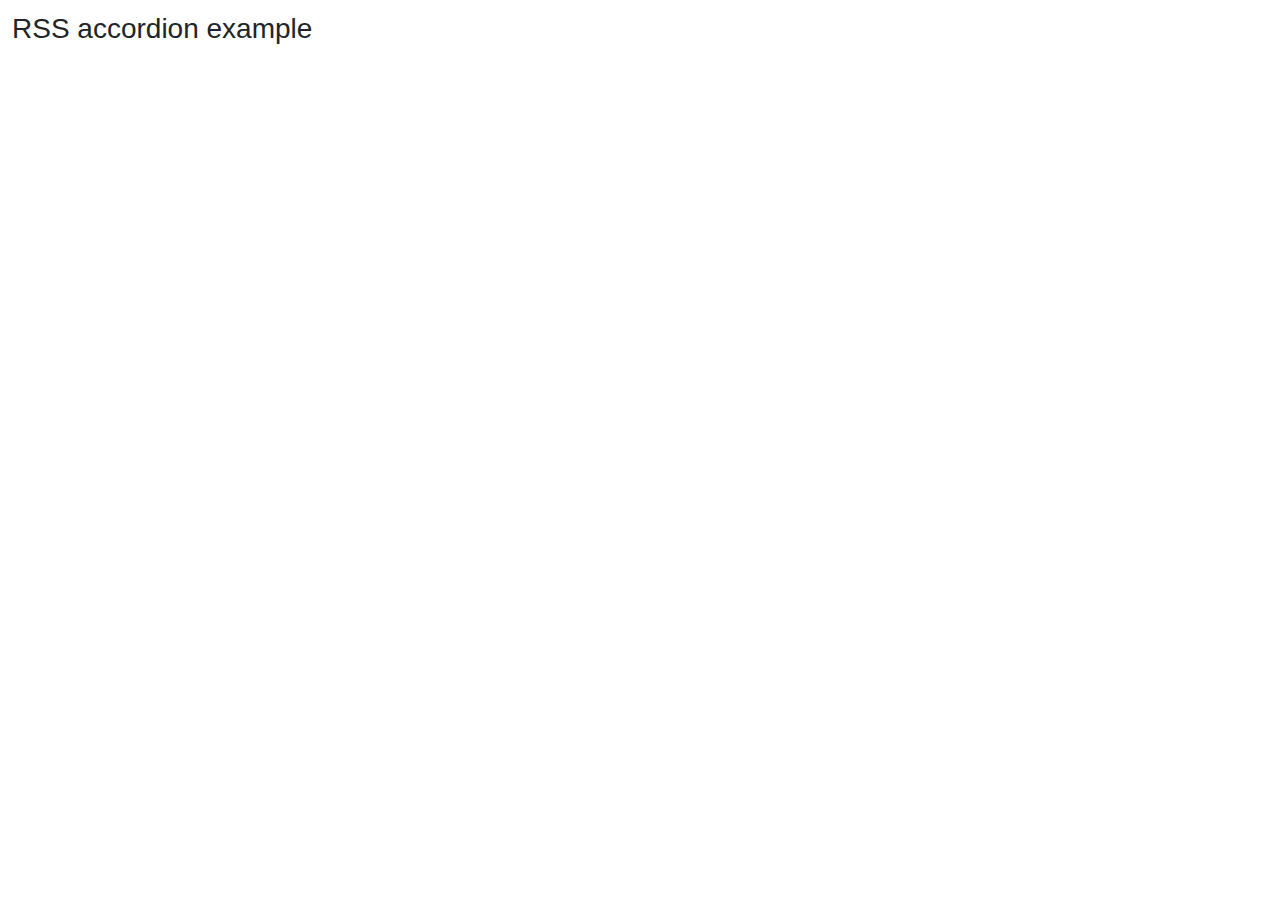
<file: assets/plugins/vanilla-rss/examples/multi-feed.html>
<!DOCTYPE html>
<html>
  <head>
    <title>RSS accordion example</title>

    <!-- Required meta tags -->
    <meta charset="utf-8" />
    <meta
      name="viewport"
      content="width=device-width, initial-scale=1, shrink-to-fit=no"
    />

    <!-- Bootstrap CSS -->
    <link
      rel="stylesheet"
      href="https://stackpath.bootstrapcdn.com/bootstrap/4.3.1/css/bootstrap.min.css"
    />

    <link rel="stylesheet" href="style.css" />
  </head>

  <body>
    <div>
      <h1>RSS accordion example</h1>
      <div id="rss-feeds"></div>
    </div>
    <script src="../dist/rss.global.min.js"></script>
    <script src="https://code.jquery.com/jquery-3.3.1.slim.min.js"></script>
    <script src="https://cdnjs.cloudflare.com/ajax/libs/popper.js/1.14.7/umd/popper.min.js"></script>
    <script src="https://stackpath.bootstrapcdn.com/bootstrap/4.3.1/js/bootstrap.min.js"></script>
    <script>
      window.onload = function() {
        const rss = new RSS(
          document.querySelector("#rss-feeds"),
          ["https://www.contentful.com/blog/feed.xml", "http://www.ebaytechblog.com/feed/"]
        );

        rss.render();
      };
    </script>
  </body>
</html>
</file>
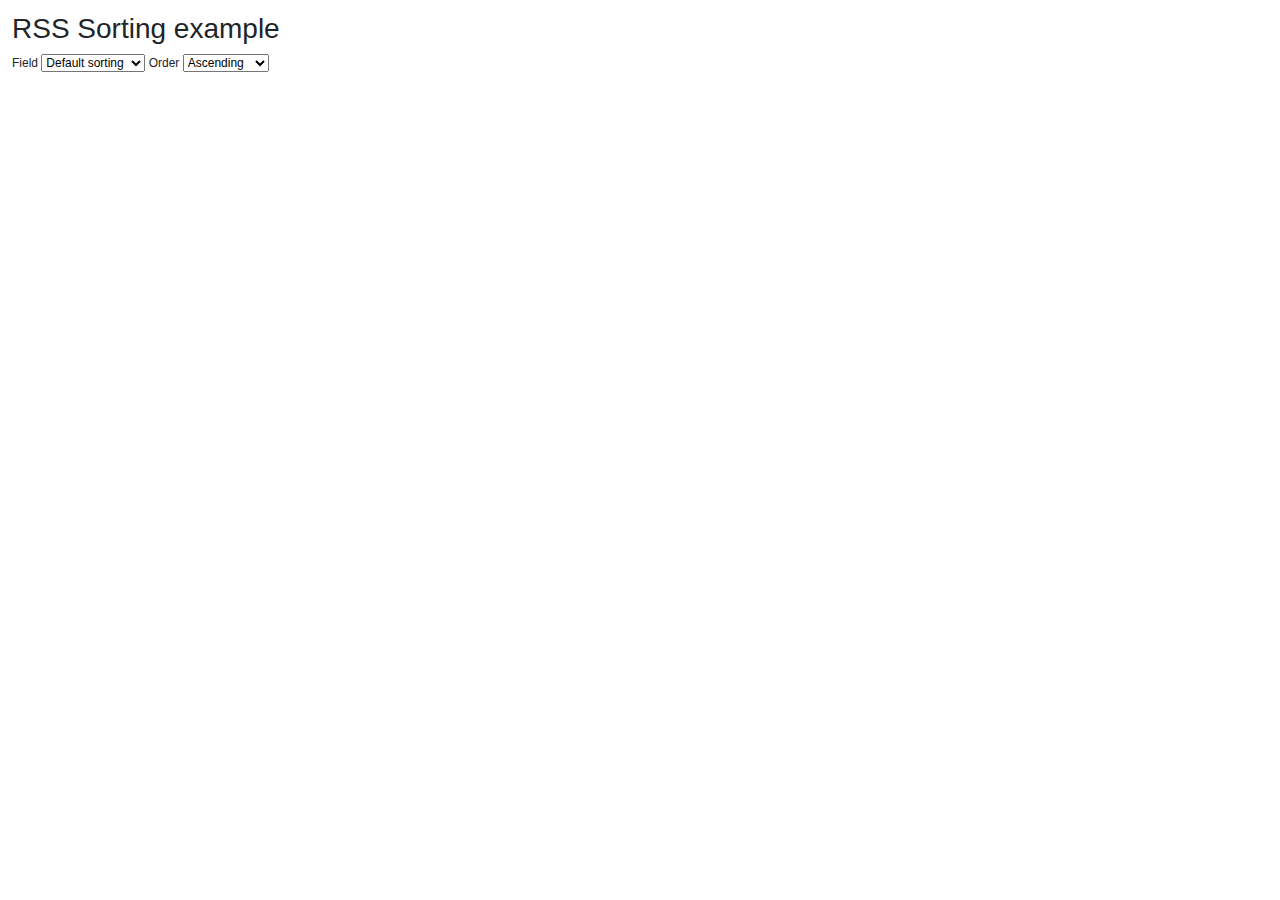
<file: assets/plugins/vanilla-rss/examples/sorting.html>
<!DOCTYPE html>
<html>
  <head>
    <title>RSS accordion example</title>

    <!-- Required meta tags -->
    <meta charset="utf-8" />
    <meta
      name="viewport"
      content="width=device-width, initial-scale=1, shrink-to-fit=no"
    />

    <!-- Bootstrap CSS -->
    <link
      rel="stylesheet"
      href="https://stackpath.bootstrapcdn.com/bootstrap/4.3.1/css/bootstrap.min.css"
    />

    <link rel="stylesheet" href="style.css" />
  </head>

  <body>
    <div>
      <h1>RSS Sorting example</h1>
      <form>
        <label>
          Field
          <select id="fieldSelect">
            <option value="">Default sorting</option>
            <option value="author">Author</option>
            <option value="publishedDate">Published Date</option>
            <option value="title">Title</option>
          </select>
        </label>

        <label>
          Order
          <select id="orderSelect">
            <option value="">Ascending</option>
            <option value="-">Descending</option>
          </select>
        </label>
      </form>
      <div id="rss-feeds"></div>
    </div>
    <script src="../dist/rss.global.min.js"></script>
    <script src="https://code.jquery.com/jquery-3.3.1.slim.min.js"></script>
    <script src="https://cdnjs.cloudflare.com/ajax/libs/popper.js/1.14.7/umd/popper.min.js"></script>
    <script src="https://stackpath.bootstrapcdn.com/bootstrap/4.3.1/js/bootstrap.min.js"></script>
    <script>
      function renderFeed() {
        const order = [
          document.querySelector("#orderSelect").value,
          document.querySelector("#fieldSelect").value
        ]
          .filter(function(e) {
            return !!e;
          })
          .join("");

        document.querySelector("#rss-feeds").innerHTML = "";
        new RSS(
          document.querySelector("#rss-feeds"),
          "http://www.ebaytechblog.com/feed",
          {
            order,
            limit: 15,
            entryTemplate:
              '<li>Author: {author}<br>Date: {date}<br> {title}<br>{shortBodyPlain}</li>'
          }
        ).render();
      }

      window.onload = function() {
        renderFeed();

        document
          .querySelectorAll("#fieldSelect,#orderSelect")
          .forEach(function(field) {
            field.addEventListener("change", renderFeed);
          });
      };
    </script>
  </body>
</html>
</file>
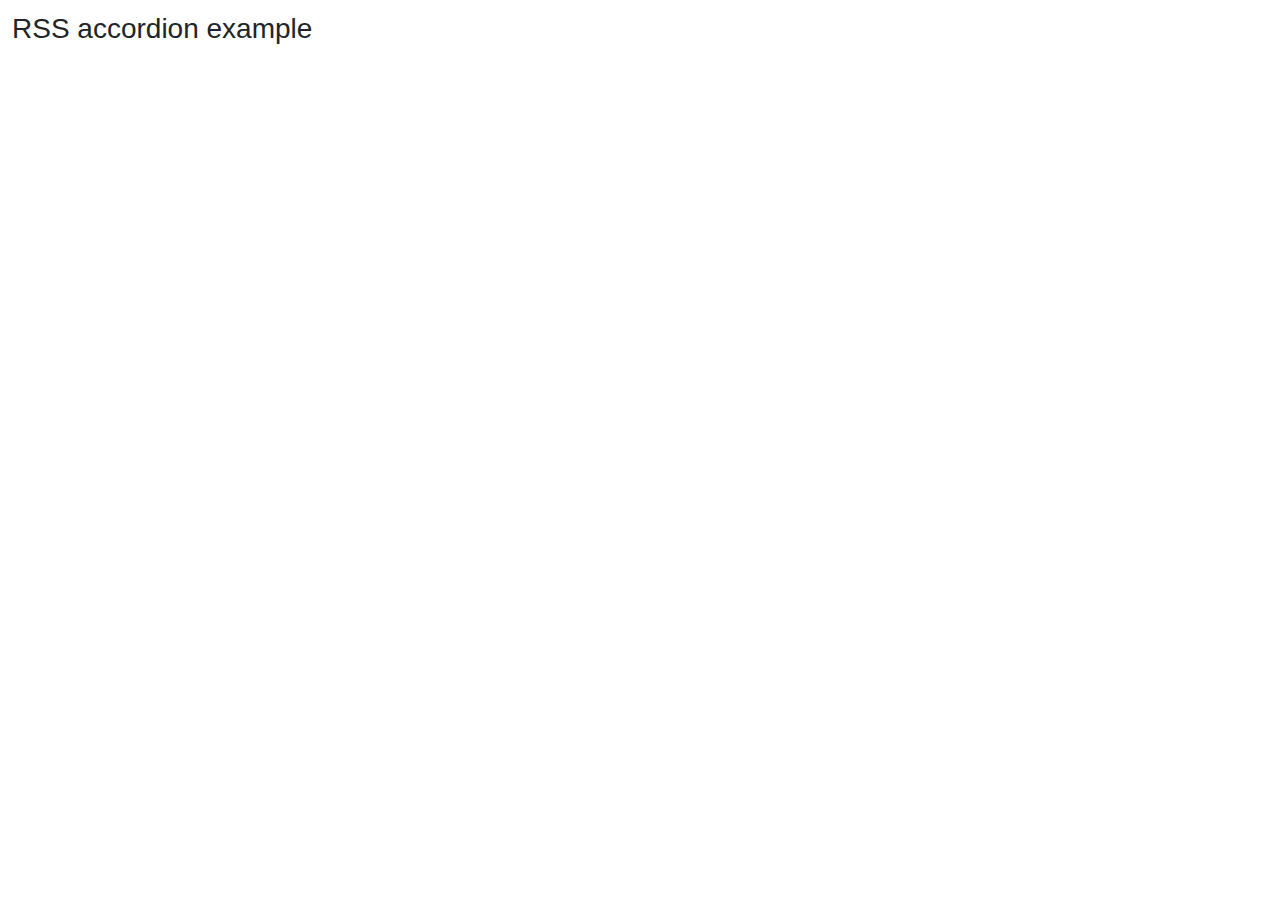
<file: assets/plugins/vanilla-rss/examples/zotero.html>
<!DOCTYPE html>
<html>
  <head>
    <title>RSS zotero example</title>

    <!-- Required meta tags -->
    <meta charset="utf-8" />
    <meta
      name="viewport"
      content="width=device-width, initial-scale=1, shrink-to-fit=no"
    />

    <!-- Bootstrap CSS -->
    <link
      rel="stylesheet"
      href="https://stackpath.bootstrapcdn.com/bootstrap/4.3.1/css/bootstrap.min.css"
    />

    <link rel="stylesheet" href="style.css" />
  </head>

  <body>
    <div>
      <h1>RSS accordion example</h1>
      <div id="rss-feeds"></div>
    </div>
    <script src="../dist/rss.global.min.js"></script>
    <script src="https://code.jquery.com/jquery-3.3.1.slim.min.js"></script>
    <script src="https://cdnjs.cloudflare.com/ajax/libs/popper.js/1.14.7/umd/popper.min.js"></script>
    <script src="https://stackpath.bootstrapcdn.com/bootstrap/4.3.1/js/bootstrap.min.js"></script>
    <script>
      window.onload = function() {
        const rss = new RSS(
          document.querySelector("#rss-feeds"),
          "https://api.zotero.org/groups/308781/items?format=atom",
          {
            entryTemplate:
              "<ul><li>Title: {title}</li><li>Author: {author}</li><li>Year: {year}</li></ul><br>",
            tokens: {
              year: function(entry, tokens) {
                return new Date(entry.publishedDate).getFullYear();
              }
            }
          }
        );
        rss.render().then(() => console.log("cool"));
      };
    </script>
  </body>
</html>
</file>
<file: assets/plugins/dark-mode-switch/dark-mode.css>
/*!
 * Dark Mode Switch v1.0.1 (https://github.com/coliff/dark-mode-switch)
 * Copyright 2021 C.Oliff
 * Licensed under MIT (https://github.com/coliff/dark-mode-switch/blob/main/LICENSE)
 */

[data-theme="dark"] {
  background-color: #111 !important;
  color: #eee;
}

[data-theme="dark"] .bg-black {
  background-color: #fff !important;
}

[data-theme="dark"] .bg-dark {
  background-color: #eee !important;
}

[data-theme="dark"] .bg-light {
  background-color: #222 !important;
}

[data-theme="dark"] .bg-white {
  background-color: #000 !important;
}
</file>
<file: assets/plugins/vanilla-rss/examples/style.css>
body {
  font-size: 12px;
  padding: 1em;
}

h1 {
  font-size: 1.75rem;
}

h2 {
  font-size: 1.25rem;
}

.card-header {
  padding: 0.5em;
}

.btn {
  text-align: left;
}
</file>
<file: assets/css/styles.css>
/*!   
 * Template Name: Developer - Portfolio Landing Page Bootstrap 5 Template for Developers
 * Version: Bootstrap 5 v3.0
 * Author: Xiaoying Riley
 * Twitter: @3rdwave_themes
 * Copyright: 3rd Wave Media Ltd.
 * Website: https://themes.3rdwavemedia.com/
*/

body {
  font-family: 'Lato', arial, sans-serif;
  color: #434343;
  background: #DAE3E7;
  font-size: 16px;
  -webkit-font-smoothing: antialiased;
  -moz-osx-font-smoothing: grayscale;
}

h1, h2, h3, h4, h5, h6 {
  font-family: 'Montserrat', sans-serif;
  font-weight: 700;
  color: #778492;
}
.text-justify {
  text-align: justify;
}

a {
  color: #3AAA64;
  -webkit-transition: all 0.4s ease-in-out;
  -moz-transition: all 0.4s ease-in-out;
  -ms-transition: all 0.4s ease-in-out;
  -o-transition: all 0.4s ease-in-out;
  text-decoration: none;
}

a:hover {
  text-decoration: underline;
  color: #2d844e;
}

a:focus {
  text-decoration: none;
}

.btn, a.btn {
  -webkit-transition: all 0.4s ease-in-out;
  -moz-transition: all 0.4s ease-in-out;
  -ms-transition: all 0.4s ease-in-out;
  -o-transition: all 0.4s ease-in-out;
  font-family: 'Montserrat', arial, sans-serif;
  padding: 8px 16px;
  font-weight: bold;
}

.btn .svg-inline--fa, a.btn .svg-inline--fa {
  margin-right: 5px;
  position: relative;
  top: -2px;
}

.btn-ungu {
  --bs-btn-color: #fff;
  --bs-btn-bg: #cb0c9f;
  --bs-btn-border-color: #cb0c9f;
  --bs-btn-hover-color: #fff;
  --bs-btn-hover-bg: #ad0a87;
  --bs-btn-hover-border-color: #a20a7f;
  --bs-btn-focus-shadow-rgb: 211, 48, 173;
  --bs-btn-active-color: #fff;
  --bs-btn-active-bg: #a20a7f;
  --bs-btn-active-border-color: #980977;
  --bs-btn-active-shadow: none;
  --bs-btn-disabled-color: #fff;
  --bs-btn-disabled-bg: #cb0c9f;
  --bs-btn-disabled-border-color: #cb0c9f;
}


.btn:hover, a.btn:hover {
  text-decoration: none;
}

.btn:focus, a.btn:focus {
  color: #fff;
  box-shadow: none;
}

a.btn-cta-primary, .btn-cta-primary {
  background: #54ba4e;
  border: 1px solid #54ba4e;
  color: #fff;
  font-weight: 600;
  text-transform: uppercase;
}

a.btn-cta-primary:hover, .btn-cta-primary:hover {
  background: #49ac43;
  border: 1px solid #49ac43;
  color: #fff;
}

.text-warna {
  color: #54ba4e;
}

a.btn-cta-secondary, .btn-cta-secondary {
  background: #479FC8;
  border: 1px solid #479FC8;
  color: #fff;
  font-weight: 600;
  text-transform: uppercase;
}

a.btn-cta-secondary:hover, a.btn-cta-secondary:not(:disabled):not(.disabled):active:focus, .btn-cta-secondary:hover, .btn-cta-secondary:not(:disabled):not(.disabled):active:focus {
  background: #3893bd;
  border: 1px solid #3893bd;
  color: #fff;
  box-shadow: none;
}

.text-highlight {
  color: #32383e;
}

.bg-gradient {
  background-image: var(--bs-gradient) !important;
}

.bg-gradient-primary {
  background-image: linear-gradient(310deg, #7928CA 0%, #FF0080 100%);
}

.badge-theme {
  background: #3AAA64;
  font-size: 12px;
  color: #fff;
  border-radius: 2px;
  -moz-background-clip: padding;
  -webkit-background-clip: padding-box;
  background-clip: padding-box;
}

a.dotted-link {
  border-bottom: 1px dotted #778492;
  color: #778492;
}

a.dotted-link:hover {
  text-decoration: none;
  color: #49515a;
}

/* ======= Header ======= */
.header {
  padding: 30px 0;
  background: #fff;
  border-top: 10px solid #54ba4e;
}

.buble {
  position: relative;
  display: flex;
  z-index: 1;
}

.bg-foto {
  position: relative;
  width: 200px;
  height: 200px;
  background: #54ba4e;
  border-radius: 50%;
}

.buble span {
  position: relative;
  width: 20px;
  height: 20px;
  background: #4fc3dc;
  margin: 0 16px;
  border-radius: 50%;
  box-shadow: 0 0 0 10px #4fc3dc44, 0 0 50px #4fc3dc, 0 0 100px #4fc3dc;
  animation: animate 15s linear infinite;
  animation-duration:  calc(130s / var(--i));
}
.isi {
  z-index: 5;
}

@media (max-width: 576px) {
  .buble span {
    width: 15px;
    height: 15px;
    margin: 0 0;
    margin-right: 5px;
  } 
}

.buble span:nth-child(even) {
  background: #ff2d75;
  box-shadow: 0 0 0 10px ##ff2d7544, 0 0 50px #ff2d75, 0 0 100px #ff2d75;
}

@keyframes animate {
  0%
  {
    transform: translateY(35vh) scale(0);
  }
  100%
  {
    transform: translateY(-10vh) scale(1);
  }
}

.header .btn {
  font-weight: bold;
}

.header .profile-image {
  margin-right: 30px;
}

.header .profile-content .name { 
  font-size: 38px;
  margin-bottom: 5px;
  margin-top: 30px;
}
.header .profile-content .name-detail { 
  font-size: 38px;
  margin-bottom: 5px;
  margin-top: 7px;
}

.header .profile-content .desc {
  color: #778492;
  font-family: "Lato", arial, sans-serif;
  font-weight: 400;
  font-size: 24px;
  margin-top: 0;
  margin-bottom: 15px;
}

.litem:hover {
  color : #54ba4e;
}
.header .profile-content .social a {
  background: #b0b7bf;
  width: 36px;
  height: 36px;
  display: inline-block;
  border-radius: 50%;
  -moz-background-clip: padding;
  -webkit-background-clip: padding-box;
  background-clip: padding-box;
  color: #fff;
  text-align: center;
}

.header .profile-content .social a:hover {
  background: #54ba4e;
}

.header .profile-content .social a .svg-inline--fa {
  font-size: 20px;
  margin-top: 8px;
}

/* ======= Sections======= */
.section {
  margin-bottom: 30px;
}

.section .section-inner {
  background: #fff;
  padding: 30px;
  /* border-top: 5px solid #54ba4e; */
}

.judul {
  color: #54ba4e;
  margin-top: 0;
  margin-bottom: 30px;
  font-size: 24px;
}

.judul1{
  font-size: 38px;
  margin-bottom: 5px;
  margin-top: 30px;
  color: #54ba4e;
}


.section .heading {
  margin-top: 0;
  margin-bottom: 30px;
  color: #545e69;
  font-size: 24px;
}

.section .content .more-link .svg-inline--fa {
  margin-right: 5px;
  font-size: 14px;
  position: relative;
  top: -2px;
}

/* About Section */
/* Latest Section */
.latest .item {
  margin-bottom: 30px;
}

.latest .item .title {
  font-size: 18px;
  margin-top: 0;
}

.latest .item .title .label {
  margin-left: 5px;
  font-size: 12px;
}

.latest .item .title a {
  color: #778492;
}

.latest .item .title a:hover {
  color: #5f6b77;
}

.latest .item .project-image:hover {
  -webkit-opacity: 0.8;
  -moz-opacity: 0.8;
  opacity: 0.8;
}

.latest .divider {
  margin-bottom: 60px;
}

.latest .featured {
  margin-bottom: 60px;
}

.latest .featured .title {
  font-size: 20px;
  margin-bottom: 5px;
  font-size: 20px;
}

.latest .featured .summary {
  margin-bottom: 30px;
  color: #778492;
}

.latest .featured img {
  margin-bottom: 30px;
}

.latest .featured .desc {
  margin-bottom: 30px;
}

.latest .has-ribbon {
  position: relative;
  display: inline-block;
}

.latest .has-ribbon .text {
  background: #3AAA64;
  color: #fff;
}

.latest .has-ribbon .ribbon {
  position: absolute;
  top: -4px;
  right: -4px;
  width: 110px;
  height: 110px;
  overflow: hidden;
}

.latest .has-ribbon .ribbon .text {
  font-family: 'Montserrat', sans-serif;
  position: relative;
  left: -8px;
  top: 18px;
  width: 158px;
  padding: 10px 10px;
  font-size: 15px;
  font-weight: bold;
  text-align: center;
  text-transform: uppercase;
  color: #fff;
  background-color: #54ba4e;
  -webkit-transform: rotate(45deg) translate3d(0, 0, 0);
  -moz-transform: rotate(45deg) translate3d(0, 0, 0);
  -ms-transform: rotate(45deg) translate3d(0, 0, 0);
  -o-transform: rotate(45deg) translate3d(0, 0, 0);
}

.latest .has-ribbon .ribbon .text:before, .latest .has-ribbon .ribbon .text:after {
  content: '';
  position: absolute;
  bottom: -5px;
  border-top: 5px solid #276582;
  border-left: 5px solid transparent;
  border-right: 5px solid transparent;
}

.latest .has-ribbon .ribbon .text:before {
  left: 0;
}

.latest .has-ribbon .ribbon .text:after {
  right: 0;
}

/* Projects Section */
.projects .item {
  margin-bottom: 30px;
}

.projects .item .title {
  font-size: 16px;
  margin-top: 0;
  margin-bottom: 5px;
  line-height: 1.5;
}

.projects .item .title a {
  color: #778492;
}

.projects .item .title a:hover {
  color: #5f6b77;
}

/* Work Section */
.experience .item {
  margin-bottom: 30px;
}

.experience .item .title {
  font-size: 16px;
  margin-top: 0;
  margin-bottom: 5px;
  line-height: 1.5;
}

.experience .item .title .place {
  color: #999;
  font-weight: normal;
}

.experience .item .title .place a {
  color: #999;
}

.experience .item .title .place a:hover {
  color: #666666;
}

.experience .item .title .year {
  color: #999;
  font-weight: normal;
}

/* Git section */
.github-graph {
  margin-bottom: 30px;
}

.github-graph .js-calendar-graph-svg {
  max-width: 100%;
}

.github-graph h2 {
  font-size: 18px;
}

.ghfeed {
  height: 500px;
}

.ghfeed,
.ghfeed *,
.ghfeed *:before,
.ghfeed *:after {
  box-sizing: content-box;
}

/* Info Section */
.info .svg-inline--fa {
  margin-right: 15px;
  color: #ccd1d6;
}

.info .svg-inline--fa.fa-envelope-o {
  font-size: 14px;
}

.info ul {
  margin-bottom: 0;
}

.info li {
  margin-bottom: 15px;
}

.info li:last-child {
  margin-bottom: 0;
}

/* Skills Section */
.skills .intro {
  margin-bottom: 30px;
}

.skills .skillset .item {
  margin-bottom: 30px;
}

.skills .skillset .level-title {
  font-size: 16px;
  position: relative;
  margin-top: 0;
  margin-bottom: 10;
}

.skills .skillset .level-title .level-label {
  color: #ccd1d6;
  font-size: 14px;
  font-weight: 400;
  font-family: "Lato", arial, sans-serif;
  position: absolute;
  right: 0;
  top: 0;
}

.skills .skillset .level-bar {
  height: 15px;
  background: #e8e8e8;
}

.skills .skillset .level-bar-inner {
  height: 15px;
  background: #66cb8c;
}

.skills .svg-inline--fa {
  margin-right: 3px;
  position: relative;
  top: 0;
}

/* Testimonials section */
.testimonials .item {
  margin-bottom: 30px;
}

.testimonials .item:last-child {
  margin-bottom: 0;
}

.testimonials .item .quote {
  color: #666;
  font-size: 16px;
  border-left: 5px solid #9fdeb7;
  padding: 5px 15px;
  margin-bottom: 15px;
}

.testimonials .item .quote p {
  margin-bottom: 0;
}

.testimonials .item .quote .svg-inline--fa {
  color: #79d19a;
  margin-right: 15px;
}

.testimonials .item .source {
  font-size: 14px;
  padding-left: 20px;
  font-weight: 500;
}

.testimonials .item .source .name {
  color: #939ea9;
  font-weight: 600;
}

.testimonials .item .source .title {
  color: #999;
}

/* Education section */
.education .item {
  margin-bottom: 30px;
}

.education .item:last-child {
  margin-bottom: 0;
}

.education .item .title {
  font-size: 16px;
  margin-top: 0;
}

.education .item .university {
  font-family: "Lato", arial, sans-serif;
  font-size: 13px;
  color: #999;
  font-weight: 600;
  padding-left: 25px;
}

.education .item .university .year {
  color: #b0b7bf;
  font-weight: 500;
}

/* Language Section */
.languages .item {
  margin-bottom: 15px;
}

.languages .item .title {
  color: #778492;
}

.languages .item .level {
  color: #999;
}

.languages .item:last-child {
  margin-bottom: 0;
}

.languages .item .svg-inline--fa {
  color: #79d19a;
}

/* Blog Section */
.blog .item {
  margin-bottom: 30px;
}

.blog .item .title {
  font-size: 18px;
  line-height: 1.3;
}

.blog .item .title a {
  color: #778492;
}

.blog .item .title a:hover {
  color: #5f6b77;
}

.blog .item p {
  margin-bottom: 5px;
}

.blog .item:last-child {
  margin-bottom: 0;
}

/* List section */
.list ul li {
  margin-bottom: 10px;
}

.list ul li .svg-inline--fa {
  margin-right: 5px;
}

.list ul li a {
  color: #778492;
}

.list ul li a:hover {
  color: #49515a;
}

/* Credits */
.credits ul li {
  margin-bottom: 10px;
}

.credits ul li .svg-inline--fa {
  margin-right: 5px;
  position: relative;
  top: -2px;
}

.credits ul li a {
  color: #778492;
}

.credits ul li a .svg-inline--fa {
  color: #b0b7bf;
}

.credits ul li a:hover {
  color: #49515a;
}

.credits .btn {
  margin-bottom: 15px;
}

.aside .subheading {
  font-size: 18px;
  color: #545e69;
}

/* ======= Footer ======= */
.footer {
  background: #32383e;
  color: #fff;
  padding: 10px 0;
}

.footer .copyright {
  line-height: 1.6;
  color: #a1aab4;
  font-size: 14px;
}

.footer a {
  color: #fff;
}

.footer .fa-heart {
  color: #fb866a;
}

.dark-mode-switch {
  margin-bottom: 1rem;
}

.dark-mode-switch .form-switch {
  display: flex;
}

.dark-mode-switch label {
  font-size: 0.875rem;
  font-weight: bold;
}

.dark-mode-switch .form-switch .form-check-input {
  border-radius: 1em;
  border-color: #DAE3E7;
}

.dark-mode-switch .form-check-input:checked {
  background-color: #54ba4e;
  border-color: #54ba4e;
}

.dark-mode-switch .form-check-input:focus {
  box-shadow: none;
  border-color: #DAE3E7;
}

body[data-theme="dark"] {
  background: #17191c;
  /* Github Activity Dark Mode */
  /* Github activity */
}

body[data-theme="dark"] a:hover {
  color: #53c47d;
}

body[data-theme="dark"] a.btn:hover {
  color: #fff;
}

body[data-theme="dark"] .dark-mode-switch .form-check-input:focus {
  border-color: #54ba4e;
}

body[data-theme="dark"] .header {
  background: #1e2124;
  color: rgba(255, 255, 255, 0.9);
  border-top-color: #1e2124;
}

body[data-theme="dark"] .header .profile-content .name {
  color: rgba(255, 255, 255, 0.9);
}

body[data-theme="dark"] .header .profile-content .desc {
  color: rgba(255, 255, 255, 0.7);
}

body[data-theme="dark"] .header .profile-content .social a {
  background: #2e3238;
  color: rgba(230, 230, 230, 0.7);
}

body[data-theme="dark"] .header .profile-content .social a:hover {
  color: rgba(255, 255, 255, 0.9);
}

body[data-theme="dark"] .section .section-inner {
  background: #1e2124;
  color: rgba(255, 255, 255, 0.7);
}

body[data-theme="dark"] .section .heading {
  color: rgba(255, 255, 255, 0.9);
}

body[data-theme="dark"] .experience .item .title {
  color: rgba(255, 255, 255, 0.9);
}

body[data-theme="dark"] .testimonials .item .quote {
  color: rgba(255, 255, 255, 0.9);
}

body[data-theme="dark"] .latest .item .title a, body[data-theme="dark"] .projects .item .title a, body[data-theme="dark"] .blog .item .title a {
  color: rgba(255, 255, 255, 0.9);
}

body[data-theme="dark"] .latest .item .title a:hover, body[data-theme="dark"] .projects .item .title a:hover, body[data-theme="dark"] .blog .item .title a:hover {
  color: #fff;
}

body[data-theme="dark"] .testimonials .item .source .name {
  color: rgba(255, 255, 255, 0.9);
}

body[data-theme="dark"] .education .item .title {
  color: rgba(255, 255, 255, 0.9);
}

body[data-theme="dark"] .languages .item .title {
  color: rgba(255, 255, 255, 0.9);
}

body[data-theme="dark"] .list ul li a, body[data-theme="dark"] .credits ul li a {
  color: inherit;
}

body[data-theme="dark"] .experience .item .title .place a {
  color: rgba(255, 255, 255, 0.7);
}

body[data-theme="dark"] .experience .item .title .place a:hover {
  color: rgba(255, 255, 255, 0.9);
}

body[data-theme="dark"] .aside .subheading {
  color: rgba(255, 255, 255, 0.9);
}

body[data-theme="dark"] .gha-header, body[data-theme="dark"] .gha-footer, body[data-theme="dark"] .gha-feed {
  background: #17191c;
  border-color: rgba(255, 255, 255, 0.1);
  color: #3AAA64;
}

body[data-theme="dark"] .gha-feed a {
  color: #3AAA64;
}

body[data-theme="dark"] .gha-header > .gha-github-icon,
body[data-theme="dark"] .gha-header > .gha-user-info > a,
body[data-theme="dark"] .gha-header > .gha-user-info > p > a {
  color: rgba(255, 255, 255, 0.9);
}

body[data-theme="dark"] .gha-activity {
  border-color: #333;
}

body[data-theme="dark"] .gha-gravatar img {
  border: 3px solid #333;
  box-shadow: 0 0 0 #ccc;
}

body[data-theme="dark"] .gha-message-merge {
  background: #2e3238;
}

body[data-theme="dark"] .gha-feed small {
  color: rgba(255, 255, 255, 0.7);
}

body[data-theme="dark"] .github-graph {
  background: #17191c;
}

body[data-theme="dark"] .contrib-number {
  color: rgba(255, 255, 255, 0.9);
}

body[data-theme="dark"] .border, body[data-theme="dark"] .contrib-column {
  border: 1px solid rgba(255, 255, 255, 0.1) !important;
}

body[data-theme="dark"] .text-muted {
  color: rgba(255, 255, 255, 0.6);
}

@media (max-width: 767.98px) {
  .header {
    text-align: center;
  }
  .header .profile-image {
    float: none !important;
    margin: 0 auto;
  }
  .header .profile-content {
    float: none !important;
    text-align: center;
  }
  .header .btn {
    margin-top: 30px;
    float: none !important;
  }
  .project-image {
    margin-bottom: 15px;
  }
}

@media (min-width: 1400px) {
  .container {
    width: 1360px;
    max-width: inherit;
  }
}
</file>
